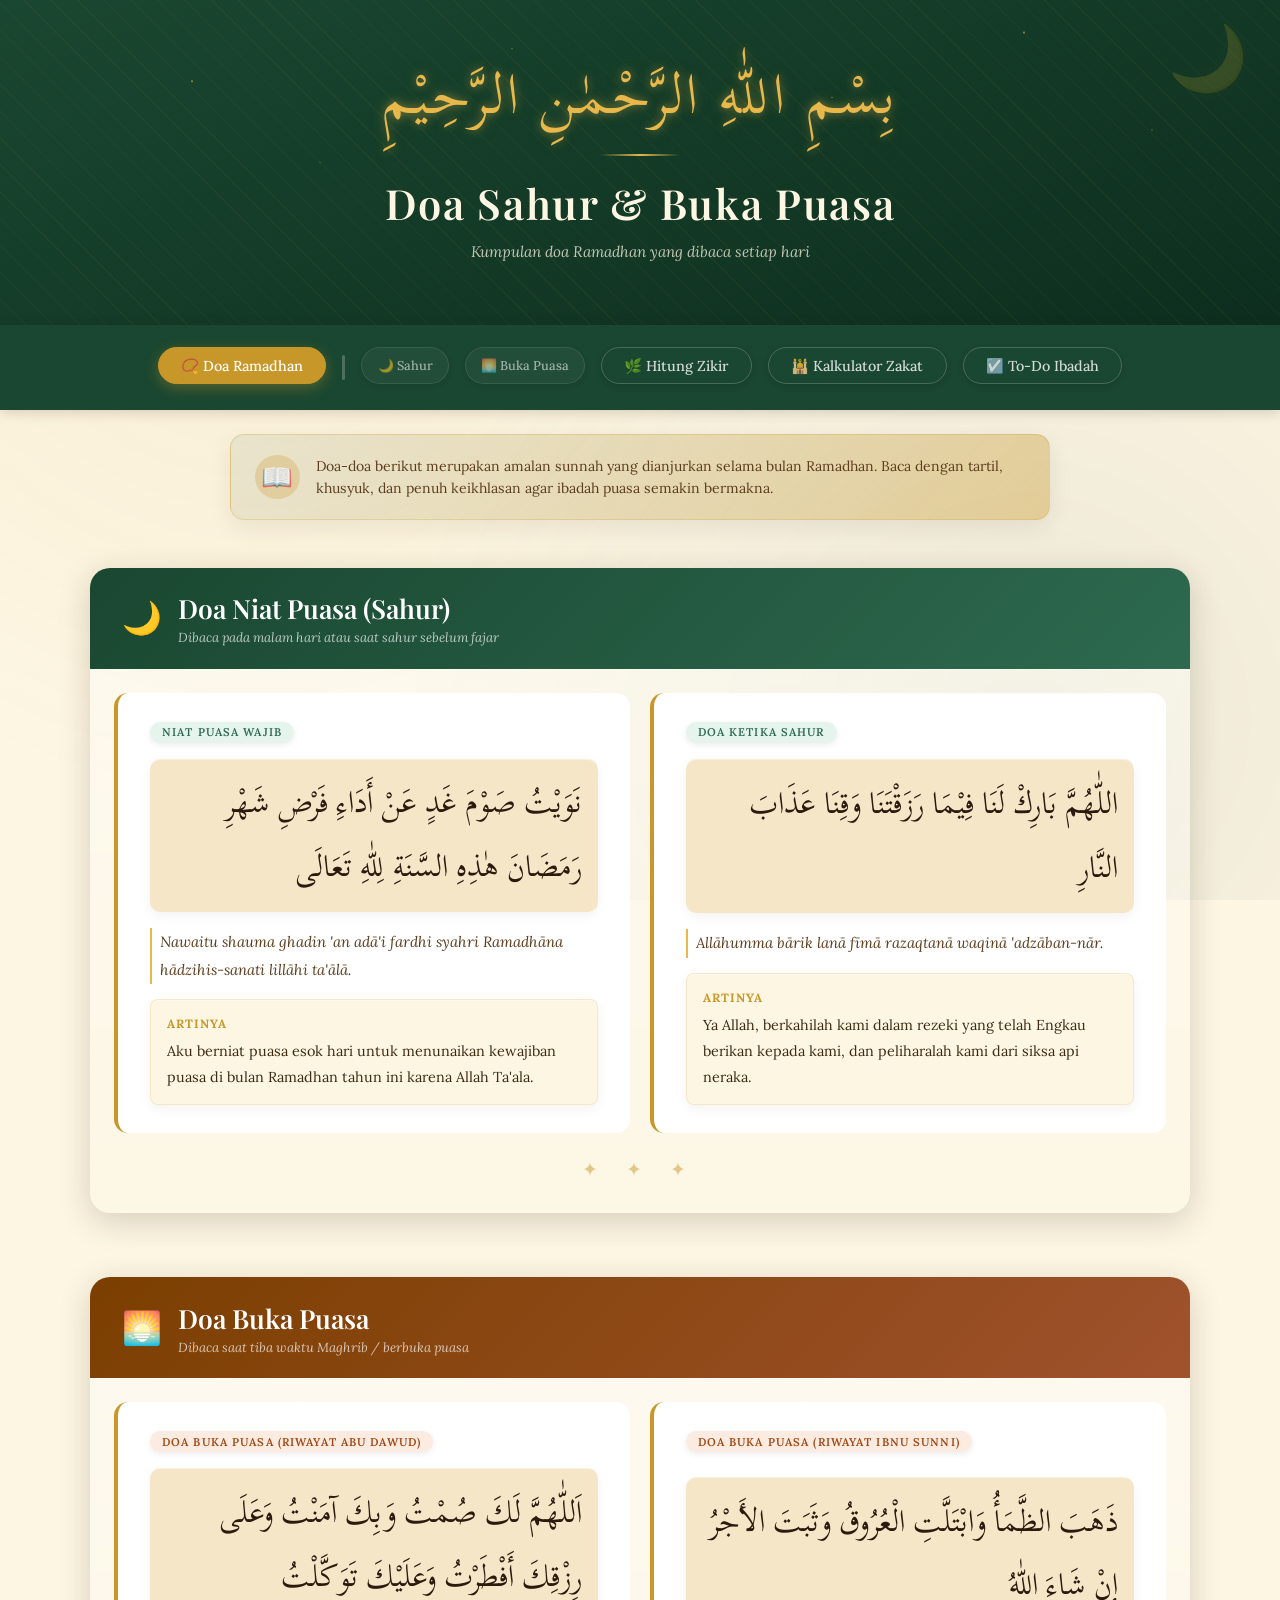
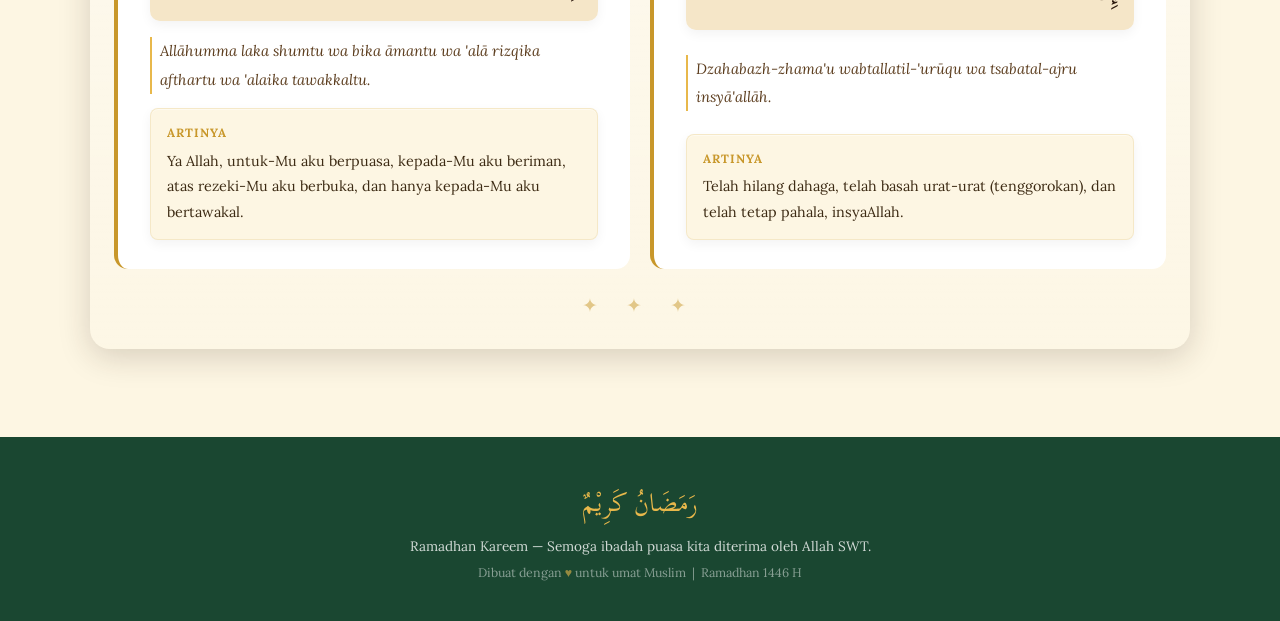
<file: index.html>
<!doctype html>
<html lang="id">
  <head>
    <meta charset="UTF-8" />
    <meta name="viewport" content="width=device-width, initial-scale=1.0" />
    <title>Ramadhan 2026</title>
    <link
      href="https://fonts.googleapis.com/css2?family=Scheherazade+New:wght@400;700&family=Lateef:wght@400;700&family=Playfair+Display:ital,wght@0,600;1,400&family=Lora:ital,wght@0,400;0,500;1,400&display=swap"
      rel="stylesheet"
    />
    <link rel="stylesheet" href="public/css/style.css" />
  </head>
  <body>
    <header>
      <div class="header-stars"></div>
      <div class="header-arabic">بِسْمِ اللّٰهِ الرَّحْمٰنِ الرَّحِيْمِ</div>
      <div class="gold-divider"></div>
      <h1>Doa Sahur &amp; Buka Puasa</h1>
      <p class="subtitle">Kumpulan doa Ramadhan yang dibaca setiap hari</p>
    </header>

    <nav class="nav-tabs" aria-label="Navigasi Halaman">
      <a href="index.html" class="active">📿 Doa Ramadhan</a>
      <span class="nav-sep" aria-hidden="true"></span>
      <a href="#sahur" class="nav-sub">🌙 Sahur</a>
      <a href="#buka" class="nav-sub">🌅 Buka Puasa</a>
      <a href="zikir.html">🌿 Hitung Zikir</a>
      <a href="zakat.html">🕌 Kalkulator Zakat</a>
      <a href="todo.html">☑️ To-Do Ibadah</a>
    </nav>

    <main>
      <div class="container-narrow">
        <div class="info-banner">
          <span class="icon">📖</span>
          <p>
            Doa-doa berikut merupakan amalan sunnah yang dianjurkan selama bulan
            Ramadhan. Baca dengan tartil, khusyuk, dan penuh keikhlasan agar
            ibadah puasa semakin bermakna.
          </p>
        </div>
      </div>

      <div class="container-wide">
        <section class="doa-section" id="sahur" aria-labelledby="heading-sahur">
          <div class="section-header section-header--sahur">
            <div class="section-icon">🌙</div>
            <div class="section-title-wrap">
              <h2 id="heading-sahur">Doa Niat Puasa (Sahur)</h2>
              <p>Dibaca pada malam hari atau saat sahur sebelum fajar</p>
            </div>
          </div>

          <div class="section-body">
            <div class="doa-grid">
              <article class="doa-card doa-card--sahur">
                <span class="doa-badge doa-badge--sahur">Niat Puasa Wajib</span>
                <p class="doa-arabic">
                  نَوَيْتُ صَوْمَ غَدٍ عَنْ أَدَاءِ فَرْضِ شَهْرِ رَمَضَانَ
                  هٰذِهِ السَّنَةِ لِلّٰهِ تَعَالَى
                </p>
                <p class="doa-latin">
                  Nawaitu shauma ghadin 'an adā'i fardhi syahri Ramadhāna
                  hādzihis-sanati lillāhi ta'ālā.
                </p>
                <div class="doa-translation">
                  <strong>Artinya</strong>
                  Aku berniat puasa esok hari untuk menunaikan kewajiban puasa
                  di bulan Ramadhan tahun ini karena Allah Ta'ala.
                </div>
              </article>

              <article class="doa-card doa-card--sahur">
                <span class="doa-badge doa-badge--sahur">Doa Ketika Sahur</span>
                <p class="doa-arabic">
                  اللّٰهُمَّ بَارِكْ لَنَا فِيْمَا رَزَقْتَنَا وَقِنَا عَذَابَ
                  النَّارِ
                </p>
                <p class="doa-latin">
                  Allāhumma bārik lanā fīmā razaqtanā waqinā 'adzāban-nār.
                </p>
                <div class="doa-translation">
                  <strong>Artinya</strong>
                  Ya Allah, berkahilah kami dalam rezeki yang telah Engkau
                  berikan kepada kami, dan peliharalah kami dari siksa api
                  neraka.
                </div>
              </article>
            </div>

            <div class="ornament">✦ ✦ ✦</div>
          </div>
        </section>

        <section class="doa-section" id="buka" aria-labelledby="heading-buka">
          <div class="section-header section-header--buka">
            <div class="section-icon">🌅</div>
            <div class="section-title-wrap">
              <h2 id="heading-buka">Doa Buka Puasa</h2>
              <p>Dibaca saat tiba waktu Maghrib / berbuka puasa</p>
            </div>
          </div>

          <div class="section-body">
            <div class="doa-grid">
              <article class="doa-card doa-card--buka">
                <span class="doa-badge doa-badge--buka"
                  >Doa Buka Puasa (Riwayat Abu Dawud)</span
                >
                <p class="doa-arabic">
                  اَللّٰهُمَّ لَكَ صُمْتُ وَبِكَ آمَنْتُ وَعَلَى رِزْقِكَ
                  أَفْطَرْتُ وَعَلَيْكَ تَوَكَّلْتُ
                </p>
                <p class="doa-latin">
                  Allāhumma laka shumtu wa bika āmantu wa 'alā rizqika afthartu
                  wa 'alaika tawakkaltu.
                </p>
                <div class="doa-translation">
                  <strong>Artinya</strong>
                  Ya Allah, untuk-Mu aku berpuasa, kepada-Mu aku beriman, atas
                  rezeki-Mu aku berbuka, dan hanya kepada-Mu aku bertawakal.
                </div>
              </article>

              <article class="doa-card doa-card--buka">
                <span class="doa-badge doa-badge--buka"
                  >Doa Buka Puasa (Riwayat Ibnu Sunni)</span
                >
                <p class="doa-arabic">
                  ذَهَبَ الظَّمَأُ وَابْتَلَّتِ الْعُرُوقُ وَثَبَتَ الأَجْرُ
                  إِنْ شَاءَ اللّٰهُ
                </p>
                <p class="doa-latin">
                  Dzahabazh-zhama'u wabtallatil-'urūqu wa tsabatal-ajru
                  insyā'allāh.
                </p>
                <div class="doa-translation">
                  <strong>Artinya</strong>
                  Telah hilang dahaga, telah basah urat-urat (tenggorokan), dan
                  telah tetap pahala, insyaAllah.
                </div>
              </article>
            </div>

            <div class="ornament">✦ ✦ ✦</div>
          </div>
        </section>
      </div>
    </main>

    <footer>
      <div class="footer-arabic">رَمَضَانُ كَرِيْمٌ</div>
      <p>Ramadhan Kareem — Semoga ibadah puasa kita diterima oleh Allah SWT.</p>
      <p style="margin-top: 0.6rem; font-size: 0.78rem; opacity: 0.6">
        Dibuat dengan <span class="heart">♥</span> untuk umat Muslim
        &nbsp;|&nbsp; Ramadhan 1446 H
      </p>
    </footer>
  </body>
</html>
</file>
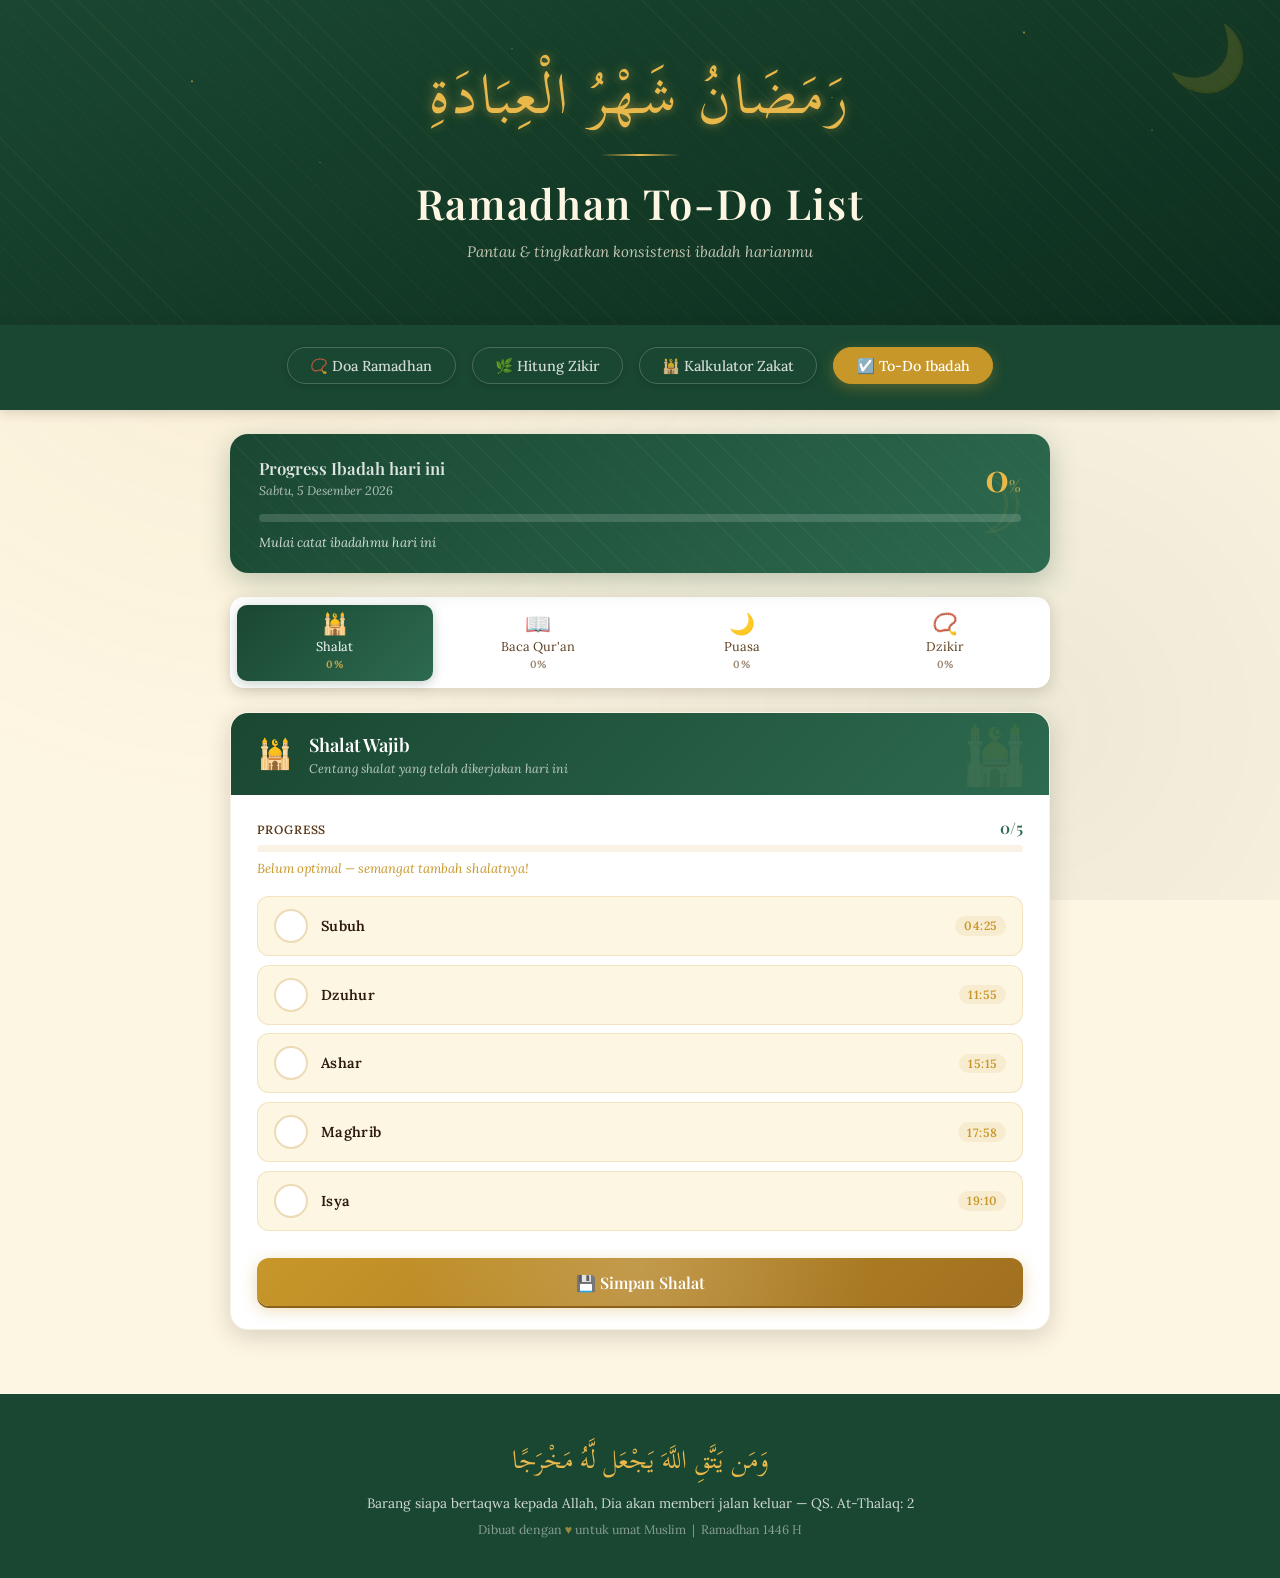
<file: todo.html>
<!doctype html>
<html lang="id">
  <head>
    <meta charset="UTF-8" />
    <meta name="viewport" content="width=device-width, initial-scale=1.0" />
    <title>Ramdhan To-Do List 2026</title>
    <link
      href="https://fonts.googleapis.com/css2?family=Scheherazade+New:wght@400;700&family=Playfair+Display:ital,wght@0,600;1,400&family=Lora:ital,wght@0,400;0,500;1,400&display=swap"
      rel="stylesheet"
    />
    <link rel="stylesheet" href="public/css/style.css" />
    <link rel="stylesheet" href="public/css/todospesifik.css" />
  </head>
  <body>
    <header>
      <div class="header-stars"></div>
      <div class="header-arabic">رَمَضَانُ شَهْرُ الْعِبَادَةِ</div>
      <div class="gold-divider"></div>
      <h1>Ramadhan To-Do List</h1>
      <p class="subtitle">Pantau & tingkatkan konsistensi ibadah harianmu</p>
    </header>

    <nav class="nav-tabs" aria-label="Navigasi halaman">
      <a href="index.html">📿 Doa Ramadhan</a>
      <a href="zikir.html">🌿 Hitung Zikir</a>
      <a href="zakat.html">🕌 Kalkulator Zakat</a>
      <a href="todo.html" class="active">☑️ To-Do Ibadah</a>
    </nav>

    <main>
      <div class="daily-summary">
        <div class="summary-top">
          <div>
            <div class="summary-title">Progress Ibadah hari ini</div>
            <div class="summary-date" id="summaryDate">-</div>
          </div>
          <div class="summary-pct" id="summaryPct">0 <span>%</span></div>
        </div>
        <div class="summary-bar-wrap">
          <div class="summary-bar-fill" id="summaryBar"></div>
        </div>
        <div class="summary-status" id="summaryStatus">
          Mulai catat ibadahmu hari ini 🌙
        </div>
      </div>
      <div class="tab-nav" role="tablist" aria-label="Kategori ibadah">
        <button
          class="tab-btn active"
          data-tab="shalat"
          role="tab"
          aria-selected="true"
        >
          <span class="tab-icon">🕌</span>
          <span>Shalat</span>
          <span class="tab-pct" id="pctShalat">0%</span>
        </button>
        <button
          class="tab-btn"
          data-tab="quran"
          role="tab"
          aria-selected="false"
        >
          <span class="tab-icon">📖</span>
          <span>Baca Qur'an</span>
          <span class="tab-pct" id="pctQuran">0%</span>
        </button>
        <button
          class="tab-btn"
          data-tab="puasa"
          role="tab"
          aria-selected="false"
        >
          <span class="tab-icon">🌙</span>
          <span>Puasa</span>
          <span class="tab-pct" id="pctPuasa">0%</span>
        </button>
        <button
          class="tab-btn"
          data-tab="dzikir"
          role="tab"
          aria-selected="false"
        >
          <span class="tab-icon">📿</span>
          <span>Dzikir</span>
          <span class="tab-pct" id="pctDzikir">0%</span>
        </button>
      </div>
      <div class="tab-panel active" id="panel-shalat" role="tabpanel">
        <div class="todo-card">
          <div class="card-header" data-dec="🕌">
            <span class="card-header-icon">🕌</span>
            <div>
              <h2>Shalat Wajib</h2>
              <p>Centang shalat yang telah dikerjakan hari ini</p>
            </div>
          </div>
          <div class="card-body">
            <div class="card-progress">
              <div class="card-progress-top">
                <span class="card-progress-label">Progress</span>
                <span class="card-progress-val" id="shalatVal">0 / 5</span>
              </div>
              <div class="prog-bar">
                <div class="prog-fill" id="shalatBar" style="width: 0%"></div>
              </div>
              <div class="card-status" id="shalatStatus">
                Belum ada shalat yang dicatat.
              </div>
            </div>

            <div class="shalat-grid">
              <div class="shalat-item">
                <label class="shalat-label" for="subuh">
                  <input type="checkbox" id="subuh" data-shalat="subuh" />
                  <span class="shalat-circle">
                    <span class="shalat-check-icon">✓</span>
                  </span>
                  <span class="shalat-name">Subuh</span>
                  <span class="shalat-time">04:25</span>
                </label>
              </div>
              <div class="shalat-item">
                <label class="shalat-label" for="dzuhur">
                  <input type="checkbox" id="dzuhur" data-shalat="dzuhur" />
                  <span class="shalat-circle">
                    <span class="shalat-check-icon">✓</span>
                  </span>
                  <span class="shalat-name">Dzuhur</span>
                  <span class="shalat-time">11:55</span>
                </label>
              </div>
              <div class="shalat-item">
                <label class="shalat-label" for="ashar">
                  <input type="checkbox" id="ashar" data-shalat="ashar" />
                  <span class="shalat-circle">
                    <span class="shalat-check-icon">✓</span>
                  </span>
                  <span class="shalat-name">Ashar</span>
                  <span class="shalat-time">15:15</span>
                </label>
              </div>
              <div class="shalat-item">
                <label class="shalat-label" for="maghrib">
                  <input type="checkbox" id="maghrib" data-shalat="maghrib" />
                  <span class="shalat-circle">
                    <span class="shalat-check-icon">✓</span>
                  </span>
                  <span class="shalat-name">Maghrib</span>
                  <span class="shalat-time">17:58</span>
                </label>
              </div>
              <div class="shalat-item">
                <label class="shalat-label" for="isya">
                  <input type="checkbox" id="isya" data-shalat="isya" />
                  <span class="shalat-circle">
                    <span class="shalat-check-icon">✓</span>
                  </span>
                  <span class="shalat-name">Isya</span>
                  <span class="shalat-time">19:10</span>
                </label>
              </div>
            </div>

            <button class="btn-save" onclick="saveShalat()">
              💾 Simpan Shalat
            </button>
          </div>
        </div>
      </div>

      <div class="tab-panel" id="panel-quran" role="tabpanel">
        <div class="todo-card">
          <div class="card-header" data-dec="📖">
            <span class="card-header-icon">📖</span>
            <div>
              <h2>Baca Qur'an</h2>
              <p>Catat target dan pencapaian halaman hari ini</p>
            </div>
          </div>
          <div class="card-body">
            <div class="card-progress">
              <div class="card-progress-top">
                <span class="card-progress-label">Progress</span>
                <span class="card-progress-val" id="quranVal">0%</span>
              </div>
              <div class="prog-bar">
                <div class="prog-fill" id="quranBar" style="width: 0%"></div>
              </div>
              <div class="card-status" id="quranStatus">
                Masukkan target dan halaman yang dibaca.
              </div>
            </div>

            <div class="quran-inputs">
              <div class="q-input-group">
                <div for="quranTarget">🎯 Target Halaman</div>
                <input
                  type="number"
                  id="quranTarget"
                  placeholder="misal: 20"
                  min="1"
                  max="604"
                />
              </div>
              <div class="q-input-group">
                <div for="quranRead">📑 Halaman Dibaca</div>
                <input
                  type="number"
                  id="quranRead"
                  placeholder="misal: 12"
                  min="0"
                  max="604"
                />
              </div>
            </div>

            <label class="quran-done-wrap">
              <input type="checkbox" id="quranDone" />
              <span>✅ Tandai target hari ini sudah selesai!</span>
            </label>

            <button class="btn-save" onclick="saveQuran()">
              💾 Simpan Qur'an
            </button>
          </div>
        </div>
      </div>

      <div class="tab-panel" id="panel-puasa" role="tabpanel">
        <div class="todo-card">
          <div class="card-header" data-dec="🌙">
            <span class="card-header-icon">🌙</span>
            <div>
              <h2>Kalender Puasa</h2>
              <p>Pantau hari puasa selama 30 hari Ramadhan</p>
            </div>
          </div>
          <div class="card-body">
            <div class="card-progress">
              <div class="card-progress-top">
                <span class="card-progress-label">Progress Puasa</span>
                <span class="card-progress-val" id="puasaVal">0 / 30 hari</span>
              </div>
              <div class="prog-bar">
                <div class="prog-fill" id="puasaBar" style="width: 0%"></div>
              </div>
              <div class="card-status" id="puasaStatus">
                Klik tanggal untuk menandai hari puasa.
              </div>
            </div>

            <div class="puasa-top">
              <div class="hari-ke-badge">
                Hari ke-<span class="hari-num" id="hariKe">1</span> Ramadhan
              </div>
              <label class="today-check-wrap">
                <input
                  type="checkbox"
                  id="puasaToday"
                  onchange="toggleToday(this)"
                />
                <span>Sudah puasa hari ini</span>
              </label>
            </div>

            <div
              class="puasa-calendar"
              id="puasaCalendar"
              aria-label="Kalender puasa Ramadhan"
            ></div>

            <button class="btn-save" onclick="savePuasa()">
              💾 Simpan Puasa
            </button>
          </div>
        </div>
      </div>

      <div class="tab-panel" id="panel-dzikir" role="tabpanel">
        <div class="todo-card">
          <div class="card-header" data-dec="📿">
            <span class="card-header-icon">📿</span>
            <div>
              <h2>Dzikir Harian</h2>
              <p>Centang dzikir yang telah dilantunkan hari ini</p>
            </div>
          </div>
          <div class="card-body">
            <div class="card-progress">
              <div class="card-progress-top">
                <span class="card-progress-label">Progress</span>
                <span class="card-progress-val" id="dzikirVal">0 / 6</span>
              </div>
              <div class="prog-bar">
                <div class="prog-fill" id="dzikirBar" style="width: 0%"></div>
              </div>
              <div class="card-status" id="dzikirStatus">
                Mulai berdzikir dan centang yang sudah selesai.
              </div>
            </div>

            <div class="dzikir-list" id="dzikirList"></div>

            <button class="btn-save" onclick="saveDzikir()">
              💾 Simpan Dzikir
            </button>
          </div>
        </div>
      </div>
    </main>
    <footer>
      <div class="footer-arabic">
        وَمَن يَتَّقِ اللَّهَ يَجْعَل لَّهُ مَخْرَجًا
      </div>
      <p>
        Barang siapa bertaqwa kepada Allah, Dia akan memberi jalan keluar — QS.
        At-Thalaq: 2
      </p>
      <p style="margin-top: 0.6rem; font-size: 0.78rem; opacity: 0.6">
        Dibuat dengan <span class="heart">♥</span> untuk umat Muslim
        &nbsp;|&nbsp; Ramadhan 1446 H
      </p>
    </footer>
    <div class="save-toast" id="saveToast">✅ Tersimpan!</div>
    <script src="public/js/todo.js"></script>
  </body>
</html>
</file>
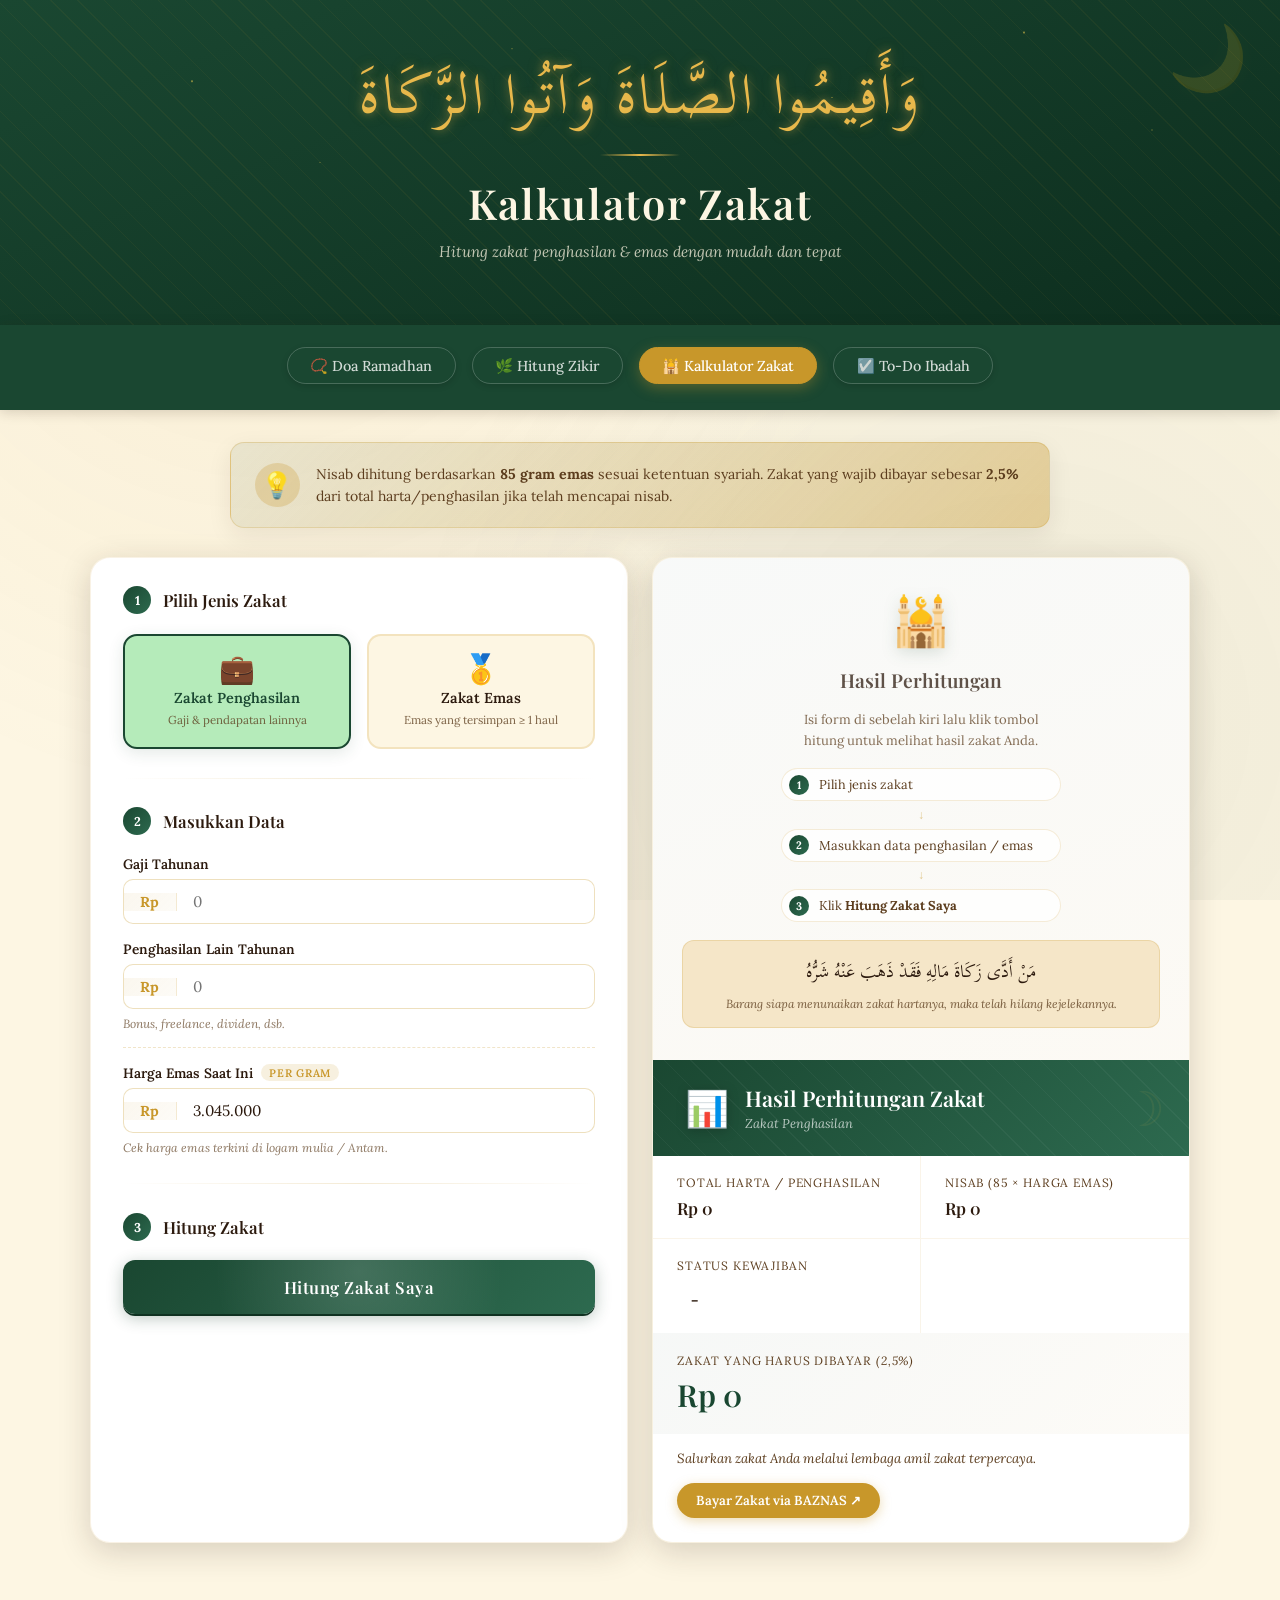
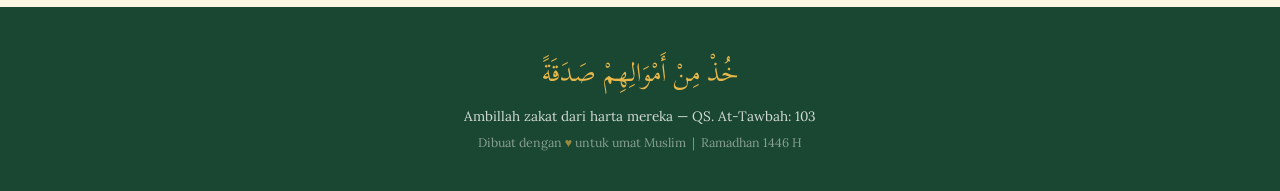
<file: zakat.html>
<!doctype html>
<html lang="id">
  <head>
    <meta charset="UTF-8" />
    <meta name="viewport" content="width=device-width, initial-scale=1.0" />
    <title>Kalkulator Zakat – Ramadhan 2026</title>
    <link
      href="https://fonts.googleapis.com/css2?family=Scheherazade+New:wght@400;700&family=Playfair+Display:ital,wght@0,600;1,400&family=Lora:ital,wght@0,400;0,500;1,400&display=swap"
      rel="stylesheet"
    />
    <link rel="stylesheet" href="public/css/style.css" />
    <link rel="stylesheet" href="public/css/zakatspesifik.css" />
  </head>
  <body>
    <header>
      <div class="header-stars"></div>
      <div class="header-arabic">وَأَقِيمُوا الصَّلَاةَ وَآتُوا الزَّكَاةَ</div>
      <div class="gold-divider"></div>
      <h1>Kalkulator Zakat</h1>
      <p class="subtitle">
        Hitung zakat penghasilan & emas dengan mudah dan tepat
      </p>
    </header>
    <nav class="nav-tabs" aria-label="Navigasi halaman">
      <a href="index.html">📿 Doa Ramadhan</a>
      <a href="zikir.html">🌿 Hitung Zikir</a>
      <a href="zakat.html" class="active">🕌 Kalkulator Zakat</a>
      <a href="todo.html">☑️ To-Do Ibadah</a>
    </nav>

    <main>
      <div class="container-narrow">
        <div class="info-banner">
          <span class="icon">💡</span>
          <p>
            Nisab dihitung berdasarkan <strong>85 gram emas</strong> sesuai
            ketentuan syariah. Zakat yang wajib dibayar sebesar
            <strong>2,5%</strong> dari total harta/penghasilan jika telah
            mencapai nisab.
          </p>
        </div>
      </div>

      <div class="zakat-layout">
        <div class="zakat-card">
          <div class="zakat-step">
            <div class="step-label">
              <span class="step-num">1</span>
              <span>Pilih Jenis Zakat</span>
            </div>
            <div class="jenis-grid">
              <button
                class="jenis-btn active"
                data-jenis="penghasilan"
                type="button"
              >
                <span class="jenis-icon">💼</span>
                <span class="jenis-title">Zakat Penghasilan</span>
                <span class="jenis-desc">Gaji & pendapatan lainnya</span>
              </button>
              <button class="jenis-btn" data-jenis="emas" type="button">
                <span class="jenis-icon">🥇</span>
                <span class="jenis-title">Zakat Emas</span>
                <span class="jenis-desc">Emas yang tersimpan ≥ 1 haul</span>
              </button>
            </div>
          </div>
          <div class="zakat-divider"></div>

          <div class="zakat-step">
            <div class="step-label">
              <span class="step-num">2</span>
              <span>Masukkan Data</span>
            </div>
            <div class="form-group" id="formPenghasilan">
              <div class="input-row">
                <label for="gaji">Gaji Tahunan</label>
                <div class="input-wrap">
                  <span class="input-prefix">Rp</span>
                  <input
                    type="text"
                    id="gaji"
                    placeholder="0"
                    min="0"
                    inputmode="numeric"
                  />
                </div>
              </div>
              <div class="input-row">
                <label for="pendapatanLain">Penghasilan Lain Tahunan</label>
                <div class="input-wrap">
                  <span class="input-prefix">Rp</span>
                  <input
                    type="text"
                    id="pendapatanLain"
                    placeholder="0"
                    min="0"
                    inputmode="numeric"
                  />
                </div>
                <p class="input-hint">Bonus, freelance, dividen, dsb.</p>
              </div>
            </div>

            <div class="form-group hidden" id="formEmas">
              <div class="input-row">
                <label for="jumlahEmas">Total Emas yang Dimiliki</label>
                <div class="input-wrap">
                  <input
                    type="text"
                    id="jumlahEmas"
                    placeholder="0"
                    min="0"
                    step="0.01"
                    inputmode="decimal"
                  />
                  <span class="input-suffix">gram</span>
                </div>
                <p class="input-hint">
                  Emas yang telah dimiliki minimal 1 tahun (haul).
                </p>
              </div>
            </div>
            <div class="input-row harga-emas-row">
              <label for="hargaEmas">
                Harga Emas Saat Ini
                <span class="label-badge">Per gram</span>
              </label>
              <div class="input-wrap">
                <span class="input-prefix">Rp</span>
                <input
                  type="text"
                  id="hargaEmas"
                  placeholder="1.700.000"
                  min="0"
                  inputmode="numeric"
                  value="3.045.000"
                />
              </div>
              <p class="input-hint">
                Cek harga emas terkini di logam mulia / Antam.
              </p>
            </div>
          </div>
          <div class="zakat-divider"></div>

          <div class="zakat-step">
            <div class="step-label">
              <span class="step-num">3</span>
              <span>Hitung Zakat</span>
            </div>
            <button class="btn-hitung" id="btnHitung" type="button">
              Hitung Zakat Saya
            </button>
            <p class="error-msg hidden" id="errorMsg">
              ⚠️ Mohon isi semua kolom yang diperlukan.
            </p>
          </div>
        </div>

        <div class="result-card hidden" id="resultCard">
          <div class="result-empty" id="resultEmpty">
            <div class="result-empty-icon">🕌</div>
            <p class="result-empty-title">Hasil Perhitungan</p>
            <p class="result-empty-sub">
              Isi form di sebelah kiri lalu klik tombol hitung untuk melihat
              hasil zakat Anda.
            </p>
            <div class="result-empty-steps">
              <div class="empty-step">
                <span class="empty-step-num">1</span>
                <span>Pilih jenis zakat</span>
              </div>
              <div class="empty-step-arrow">↓</div>
              <div class="empty-step">
                <span class="empty-step-num">2</span>
                <span>Masukkan data penghasilan / emas</span>
              </div>
              <div class="empty-step-arrow">↓</div>
              <div class="empty-step">
                <span class="empty-step-num">3</span>
                <span>Klik <strong>Hitung Zakat Saya</strong></span>
              </div>
            </div>
            <div class="result-empty-hadith">
              <p class="result-empty-arabic">
                مَنْ أَدَّى زَكَاةَ مَالِهِ فَقَدْ ذَهَبَ عَنْهُ شَرُّهُ
              </p>
              <p class="result-empty-hadith-text">
                Barang siapa menunaikan zakat hartanya, maka telah hilang
                kejelekannya.
              </p>
            </div>
          </div>

          <div class="result-header">
            <span class="result-icon" id="resultIcon">📊</span>
            <div>
              <h2 class="result-title">Hasil Perhitungan Zakat</h2>
              <p class="result-subtitle" id="resultSubtitle">
                Zakat Penghasilan
              </p>
            </div>
          </div>
          <div class="result-grid">
            <div class="result-item">
              <span class="result-item-label">Total Harta / Penghasilan</span>
              <span class="result-item-value" id="rTotal">Rp 0</span>
            </div>

            <div class="result-item">
              <span class="result-item-label">Nisab (85 × harga emas)</span>
              <span class="result-item-value" id="rNisab">Rp 0</span>
            </div>
            <div class="result-item result-item--status">
              <span class="result-item-label">Status Kewajiban</span>
              <span class="status-badge" id="rStatus">–</span>
            </div>

            <div class="result-item result-item--zakat" id="zakatRow">
              <span class="result-item-label"
                >Zakat yang Harus Dibayar <em>(2,5%)</em></span
              >
              <span class="result-item-value result-item-value--big" id="rZakat"
                >Rp 0</span
              >
            </div>
          </div>

          <div class="formula-box hidden" id="formulaBox">
            <p class="formula-title">📐 Rincian Perhitungan</p>
            <ul class="formula-list" id="formulaList"></ul>
          </div>

          <div class="result-cta">
            <p>Salurkan zakat Anda melalui lembaga amil zakat terpercaya.</p>
            <a
              href="https://baznas.go.id"
              target="_blank"
              rel="noopener"
              class="btn-baznas"
            >
              Bayar Zakat via BAZNAS ↗
            </a>
          </div>
        </div>
      </div>
    </main>
    <footer>
      <div class="footer-arabic">خُذْ مِنْ أَمْوَالِهِمْ صَدَقَةً</div>
      <p>Ambillah zakat dari harta mereka — QS. At-Tawbah: 103</p>
      <p style="margin-top: 0.6rem; font-size: 0.78rem; opacity: 0.6">
        Dibuat dengan <span class="heart">♥</span> untuk umat Muslim
        &nbsp;|&nbsp; Ramadhan 1446 H
      </p>
    </footer>
    <script src="public/js/zakat.js"></script>
  </body>
</html>
</file>
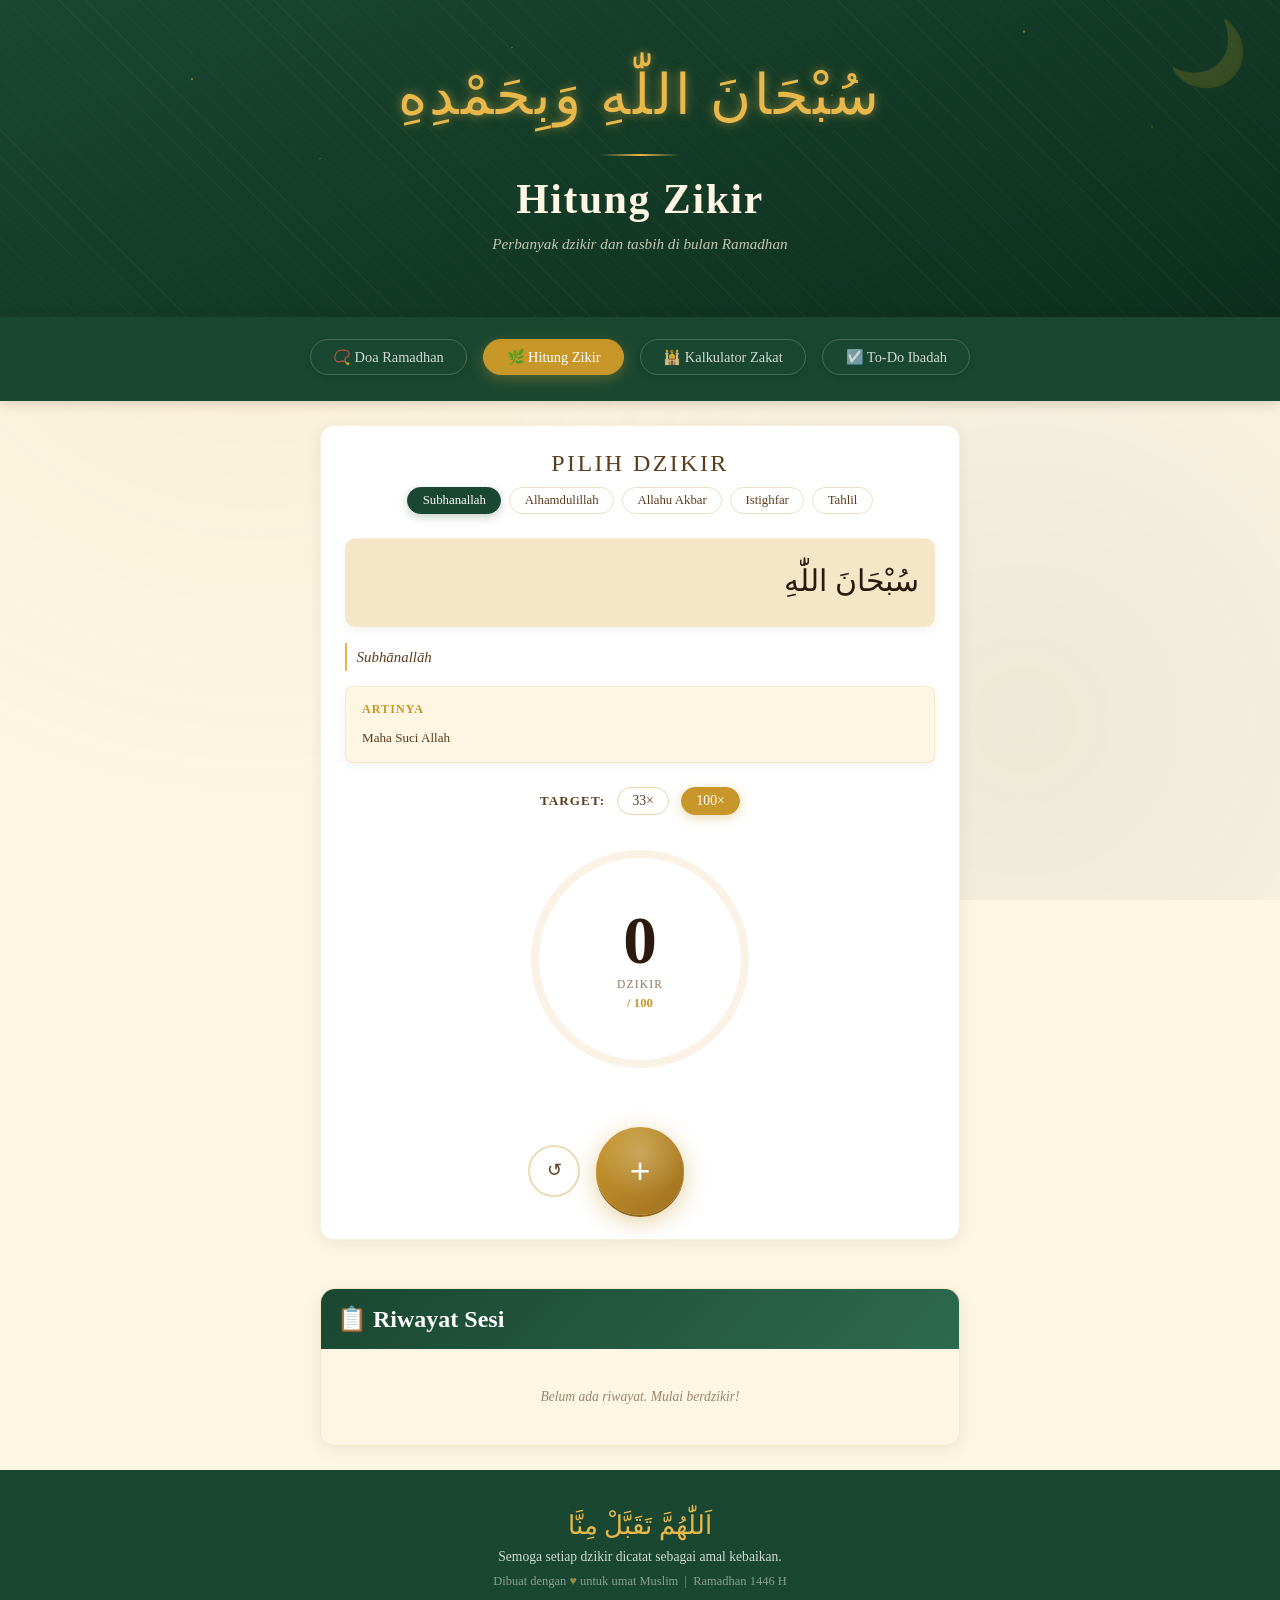
<file: zikir.html>
<!doctype html>
<html lang="id">
  <head>
    <meta charset="UTF-8" />
    <meta name="viewport" content="width=device-width, initial-scale=1.0" />
    <title>Hitung Zikir – Ramadhan 2026</title>
    <link rel="stylesheet" href="public/css/style.css" />
    <link rel="stylesheet" href="public/css/zikirspesifik.css" />
  </head>
  <body>
    <header>
      <div class="header-stars"></div>
      <div class="header-arabic">سُبْحَانَ اللّٰهِ وَبِحَمْدِهِ</div>
      <div class="gold-divider"></div>
      <h1>Hitung Zikir</h1>
      <p class="subtitle">Perbanyak dzikir dan tasbih di bulan Ramadhan</p>
    </header>

    <nav class="nav-tabs" aria-label="Navigasi halaman">
      <a href="index.html">📿 Doa Ramadhan</a>
      <a href="zikir.html" class="active">🌿 Hitung Zikir</a>
      <a href="zakat.html">🕌 Kalkulator Zakat</a>
      <a href="todo.html">☑️ To-Do Ibadah</a>
    </nav>

    <main>
      <section aria-labelledby="zikir-heading">
        <div class="zikir-hero">
          <div class="zikir-name-wrap">
            <span class="zikir-select-label">Pilih Dzikir</span>
            <div class="zikir-pills" id="zikirPills">
              <button class="zikir-pill active" data-idx="0">
                Subhanallah
              </button>
              <button class="zikir-pill" data-idx="1">Alhamdulillah</button>
              <button class="zikir-pill" data-idx="2">Allahu Akbar</button>
              <button class="zikir-pill" data-idx="3">Istighfar</button>
              <button class="zikir-pill" data-idx="4">Tahlil</button>
            </div>
          </div>

          <div class="zikir-name-wrap" id="zikirTextBlock">
            <p class="doa-arabic" id="zikirArabic">سُبْحَانَ اللّٰهِ</p>
            <p class="zikir-latin" id="zikirLatin">Subhānallāh</p>
            <div class="doa-translation">
              <strong class="zikir-meaning">Artinya</strong>
              <p class="zikir-meaning" id="zikirMeaning">Maha Suci Allah</p>
            </div>
          </div>

          <div class="target-selector">
            <label>Target:</label>
            <button class="target-btn" data-target="33">33×</button>
            <button class="target-btn active" data-target="100">100×</button>
          </div>

          <div
            class="counter-ring-wrap"
            role="progressbar"
            aria-valuenow="0"
            aria-valuemin="0"
            aria-valuemax="100"
            id="counterRingWrap"
          >
            <svg class="counter-svg" viewBox="0 0 240 240">
              <circle class="ring-bg" cx="120" cy="120" r="105" />
              <circle
                class="ring-progress"
                id="ringProgress"
                cx="120"
                cy="120"
                r="105"
              />
            </svg>
            <div class="counter-inner">
              <span class="counter-number" id="counterNumber">0</span>
              <span class="counter-label">dzikir</span>
              <span class="counter-target-display" id="targetDisplay"
                >/ 100</span
              >
            </div>
          </div>

          <div class="notif-area">
            <div
              class="notif-badge"
              id="notifBadge"
              role="alert"
              aria-live="polite"
              aria-hidden="true"
            >
              <span class="notif-icon">🎉</span>
              <div>
                <span class="notif-arabic">مَاشَاءَ اللّٰهُ</span>
                <div
                  style="font-size: 0.82rem; opacity: 0.9; margin-top: 0.2rem"
                >
                  Target tercapai! Allāhumma inna laka alhamd.
                </div>
              </div>
            </div>
          </div>

          <div class="btn-group">
            <button
              class="btn-reset"
              id="btnReset"
              title="Reset ke 0"
              aria-label="Reset hitungan"
            >
              ↺
            </button>
            <button class="btn-tap" id="btnTap" aria-label="Tambah dzikir">
              +
            </button>
            <div style="width: 52px"></div>
          </div>
        </div>
      </section>
      <section aria-labelledby="history-heading" class="history-section">
        <h3 id="history-heading">📋 Riwayat Sesi</h3>
        <ul class="history-list" id="historyList">
          <li class="empty-history">Belum ada riwayat. Mulai berdzikir!</li>
        </ul>
      </section>
    </main>

    <footer>
      <div class="footer-arabic">اَللّٰهُمَّ تَقَبَّلْ مِنَّا</div>
      <p>Semoga setiap dzikir dicatat sebagai amal kebaikan.</p>
      <p style="margin-top: 0.6rem; font-size: 0.78rem; opacity: 0.6">
        Dibuat dengan <span class="heart">♥</span> untuk umat Muslim
        &nbsp;|&nbsp; Ramadhan 1446 H
      </p>
    </footer>
    <script src="public/js/zikir.js"></script>
  </body>
</html>
</file>
<file: public/css/style.css>
:root {
  --cream: #fdf6e3;
  --parchment: #f5e6c8;
  --gold: #c8972a;
  --gold-lt: #e8b84b;
  --green: #1a4731;
  --green-md: #2d6a4f;
  --green-lt: #52b788;
  --text: #2c1a0e;
  --text-lt: #5c3d1e;
  --shadow: rgba(44, 26, 14, 0.18);
}

*,
*::before,
*::after {
  box-sizing: border-box;
  margin: 0;
  padding: 0;
}
::-webkit-scrollbar {
  width: 0;
}

html {
  scroll-behavior: smooth;
}

body {
  font-family: "Lora", Georgia, serif;
  background-color: var(--cream);
  color: var(--text);
  min-height: 100vh;
  overflow-x: hidden;
}

body::before {
  content: "";
  position: fixed;
  inset: 0;
  background-image:
    radial-gradient(
      circle at 20% 20%,
      rgba(200, 151, 42, 0.08) 0%,
      transparent 50%
    ),
    radial-gradient(
      circle at 80% 80%,
      rgba(29, 71, 49, 0.07) 0%,
      transparent 50%
    );
  pointer-events: none;
  z-index: 0;
}

header {
  position: relative;
  background: linear-gradient(160deg, var(--green) 0%, #0d2e1e 100%);
  color: var(--cream);
  text-align: center;
  padding: 3.5rem 1.5rem 4rem;
  overflow: hidden;
  z-index: 1;
}

header::before {
  content: "";
  position: absolute;
  inset: 0;
  background: repeating-linear-gradient(
    45deg,
    transparent,
    transparent 18px,
    rgba(200, 151, 42, 0.06) 18px,
    rgba(200, 151, 42, 0.06) 19px
  );
}

header::after {
  content: "🌙";
  text-shadow: 0 0 20px rgba(232, 184, 75, 0.2);
  filter: blur(0.5px);
  opacity: 0.08;
  position: absolute;
  top: 1rem;
  right: 2rem;
  font-size: 4rem;
  opacity: 0.15;
  color: var(--gold-lt);
}

.header-stars {
  position: absolute;
  top: 0;
  left: 0;
  right: 0;
  height: 100%;
  background-image:
    radial-gradient(
      1.5px 1.5px at 15% 25%,
      rgba(255, 215, 80, 0.7) 0%,
      transparent 100%
    ),
    radial-gradient(
      1px 1px at 40% 15%,
      rgba(255, 215, 80, 0.5) 0%,
      transparent 100%
    ),
    radial-gradient(
      1px 1px at 65% 30%,
      rgba(255, 215, 80, 0.6) 0%,
      transparent 100%
    ),
    radial-gradient(
      1.5px 1.5px at 80% 10%,
      rgba(255, 215, 80, 0.7) 0%,
      transparent 100%
    ),
    radial-gradient(
      1px 1px at 25% 50%,
      rgba(255, 215, 80, 0.4) 0%,
      transparent 100%
    ),
    radial-gradient(
      1px 1px at 90% 40%,
      rgba(255, 215, 80, 0.5) 0%,
      transparent 100%
    );
  pointer-events: none;
}

.header-arabic {
  font-family: "Scheherazade New", serif;
  text-shadow:
    0 0 8px rgba(232, 184, 75, 0.4),
    0 0 16px rgba(232, 184, 75, 0.25);
  font-size: clamp(2rem, 6vw, 3.5rem);
  color: var(--gold-lt);
  letter-spacing: 0.05em;
  line-height: 1.4;
  margin-bottom: 0.5rem;
  position: relative;
}

header h1 {
  font-family: "Playfair Display", serif;
  font-size: clamp(1.6rem, 4vw, 2.6rem);
  font-weight: 600;
  letter-spacing: 0.04em;
  position: relative;
}

header p.subtitle {
  margin-top: 0.75rem;
  font-size: 0.95rem;
  opacity: 0.75;
  font-style: italic;
  position: relative;
}

.gold-divider {
  width: 80px;
  height: 2px;
  background: linear-gradient(90deg, transparent, var(--gold-lt), transparent);
  margin: 1.2rem auto;
}

.nav-tabs {
  display: flex;
  background: linear-gradient(to bottom, #123d2a 0%, var(--green) 100%);
  justify-content: center;
  gap: 1rem;
  padding: 1.5rem 1rem;
  background: var(--green);
  position: sticky;
  top: 0;
  z-index: 100;
  box-shadow: 0 2px 12px var(--shadow);
}

.nav-tabs a {
  display: inline-flex;
  transform: translateY(-2px);
  box-shadow: 0 2px 6px rgba(0, 0, 0, 0.15);
  align-items: center;
  gap: 0.5rem;
  padding: 0.55rem 1.4rem;
  border-radius: 50px;
  text-decoration: none;
  font-family: "Lora", serif;
  font-size: 0.9rem;
  font-weight: 500;
  color: rgba(255, 255, 255, 0.8);
  border: 1.5px solid rgba(255, 255, 255, 0.2);
  transition: all 0.25s;
}

.nav-tabs a:hover,
.nav-tabs a.active {
  background: var(--gold);
  color: #fff;
  border-color: var(--gold);
  box-shadow: 0 4px 14px rgba(200, 151, 42, 0.35);
}

.nav-sep {
  width: 3px;
  height: 25px;
  background: rgba(255, 255, 255, 0.22);
  border-radius: 2px;
  align-self: center;
  flex-shrink: 0;
}

.nav-tabs a.nav-sub {
  font-size: 0.8rem;
  padding: 0.38rem 0.95rem;
  opacity: 0.72;
  border-color: rgba(255, 255, 255, 0.13);
  background: rgba(255, 255, 255, 0.05);
}

.nav-tabs a.nav-sub:hover {
  opacity: 1;
  background: rgba(255, 255, 255, 0.1);
  border-color: rgba(255, 255, 255, 0.3);
  color: #fff;
  box-shadow: none;
}

main {
  position: relative;
  z-index: 1;
  margin: 0 auto;
  padding: 1.5rem;
  display: flex;
  flex-direction: column;
  gap: 3rem;
}

.container-narrow {
  max-width: 820px;
  margin: 0 auto;
}

.container-wide {
  max-width: 1100px;
  margin: 0 auto;
}

main::before {
  content: "";
  position: absolute;
  top: -60px;
  left: 0;
  right: 0;
  height: 120px;
  pointer-events: none;
}

.info-banner {
  box-shadow: 0 8px 24px rgba(44, 26, 14, 0.08);
  background: linear-gradient(
    135deg,
    rgba(29, 71, 49, 0.08),
    rgba(200, 151, 42, 0.38)
  );
  border: 1px solid rgba(200, 151, 42, 0.25);
  border-radius: 14px;
  padding: 1.2rem 1.5rem;
  display: flex;
  align-items: center;
  gap: 1rem;
  font-size: 0.88rem;
  color: var(--text-lt);
  line-height: 1.6;
}

.info-banner span.icon {
  display: inline-flex;
  align-items: center;
  justify-content: center;
  width: 2.8rem;
  height: 2.8rem;
  font-size: 1.6rem;
  flex-shrink: 0;
  background: rgba(200, 150, 42, 0.31);
  border-radius: 50%;
  opacity: 0.85;
}

.doa-section {
  border-radius: 20px;
  overflow: hidden;
  margin-bottom: 4rem;
  box-shadow: 0 8px 32px var(--shadow);
}

.doa-grid {
  display: grid;
  grid-template-columns: repeat(2, 1fr);
  gap: 1.2rem;
  align-items: stretch;
}

.section-header {
  display: flex;
  align-items: center;
  gap: 1rem;
  padding: 1.4rem 2rem;
}

.section-header--sahur {
  background: linear-gradient(135deg, var(--green) 0%, var(--green-md) 100%);
}
.section-header--buka {
  background: linear-gradient(135deg, #7b3f00 0%, #a0522d 100%);
}

.section-icon {
  font-size: 2rem;
  line-height: 1;
  flex-shrink: 0;
}

.section-title-wrap h2 {
  font-family: "Playfair Display", serif;
  font-size: clamp(1.25rem, 3vw, 1.65rem);
  color: #fff;
  font-weight: 600;
}

.section-title-wrap p {
  font-size: 0.82rem;
  color: rgba(255, 255, 255, 0.7);
  margin-top: 0.2rem;
  font-style: italic;
}

.section-body {
  background: var(--cream);
  padding: 1.5rem;
  background: linear-gradient(
    to bottom,
    rgba(255, 255, 255, 0.4),
    rgba(255, 255, 255, 0.1)
  );
  box-shadow: inset 0 1px 0 rgba(255, 255, 255, 0.4);
}

article.doa-card {
  background: #fff;
  border-radius: 14px;
  display: flex;
  flex-direction: column;
  justify-content: space-between;
  padding: 1.8rem 2rem;
  border-left: 4px solid var(--gold);
  position: relative;
  transition:
    transform 0.2s,
    box-shadow 0.2s;
}

article.doa-card:hover {
  transform: translateY(-2px);
  box-shadow: 0 6px 24px rgba(200, 151, 42, 0.18);
}

.doa-card--sahur {
  border-left-color: var(--green-lt);
}
.doa-card--buka {
  border-left-color: #e07b39;
}

.doa-badge {
  display: inline-block;
  font-size: 0.7rem;
  align-self: flex-start;
  width: fit-content;
  font-weight: 600;
  letter-spacing: 0.1em;
  text-transform: uppercase;
  padding: 0.22rem 0.75rem;
  border-radius: 50px;
  margin-bottom: 1rem;
  box-shadow: 0 2px 6px rgba(0, 0, 0, 0.08);
}

.doa-badge--sahur {
  background: rgba(82, 183, 136, 0.15);
  color: var(--green-md);
}
.doa-badge--buka {
  background: rgba(224, 123, 57, 0.15);
  color: #a04510;
}

.doa-arabic {
  font-family: "Scheherazade New", serif;
  font-size: clamp(1.45rem, 3.5vw, 1.9rem);
  line-height: 2.1;
  direction: rtl;
  text-align: right;
  color: var(--text);
  margin-bottom: 1rem;
  padding: 0.8rem 1rem;
  background: var(--parchment);
  border-radius: 10px;
  box-shadow:
    inset 0 1px 0 rgba(255, 255, 255, 0.4),
    0 4px 12px rgba(0, 0, 0, 0.05);
}

.doa-latin {
  font-style: italic;
  font-size: 0.93rem;
  color: var(--text-lt);
  line-height: 1.9;
  margin-bottom: 0.9rem;
  padding-left: 0.5rem;
  border-left: 2px solid var(--gold-lt);
}

.doa-translation {
  font-size: 0.9rem;
  color: #3d2b14;
  line-height: 1.8;
  background: var(--cream);
  border-radius: 8px;
  padding: 0.80rem 1rem;
  border: 1px solid rgba(200, 151, 42, 0.15);
  box-shadow:
    inset 0 1px 0 rgba(255, 255, 255, 0.4),
    0 4px 12px rgba(0, 0, 0, 0.05);
}

.doa-translation strong {
  display: block;
  font-size: 0.75rem;
  letter-spacing: 0.09em;
  text-transform: uppercase;
  color: var(--gold);
  margin-bottom: 0.3rem;
}

.ornament {
  text-align: center;
  color: var(--gold);
  font-size: 1.2rem;
  letter-spacing: 0.6em;
  padding: 0.5rem 0;
  opacity: 0.5;
  margin-top: 1rem;
}

footer {
  position: relative;
  z-index: 1;
  background: var(--green);
  color: rgba(255, 255, 255, 0.8);
  text-align: center;
  padding: 2.5rem 1.5rem;
}

footer .footer-arabic {
  font-family: "Scheherazade New", serif;
  font-size: 1.6rem;
  color: var(--gold-lt);
  margin-bottom: 0.5rem;
}

footer p {
  font-size: 0.85rem;
  margin-top: 0.4rem;
}
footer .heart {
  color: var(--gold-lt);
}

.info-banner {
  animation: fadeUp 0.6s 0.1s ease both;
}

.doa-section {
  animation: fadeUp 0.6s ease both;
}
.doa-section:nth-child(2) {
  animation-delay: 0.15s;
}
.doa-section:nth-child(3) {
  animation-delay: 0.28s;
}

@media (max-width: 768px) {
  main {
    padding: 0.80rem;
  }
  .nav-sep {
    display: none;
  }
  .nav-tabs {
    gap: 0.5rem;
    flex-wrap: wrap;
    padding: 0.9rem 0.75rem;
  }
  .nav-tabs a.nav-sub {
    font-size: 0.72rem;
    padding: 0.32rem 0.7rem;
  }
  .doa-grid {
    grid-template-columns: 1fr;
  }
  .section-header {
    padding: 1.1rem 1.2rem;
    gap: 0.7rem;
  }
  .section-title-wrap h2 {
    font-size: 1.2rem;
  }
  article.doa-card {
    padding: 1.4rem 1.2rem;
    margin: 0.35rem;
  }

  .nav-tabs a {
    font-size: 0.8rem;
    padding: 0.45rem 1rem;
  }

  .section-body {
    padding-left: 0.8rem;
    padding-right: 0.8rem;
  }
}

@keyframes fadeUp {
  from {
    opacity: 0;
    transform: translateY(24px);
  }
  to {
    opacity: 1;
    transform: translateY(0);
  }
}
</file>
<file: public/css/todospesifik.css>
main {
  padding: 1.5rem 1.25rem 4rem;
  display: flex;
  flex-direction: column;
  gap: 1.5rem;
  max-width: 860px;
  margin: 0 auto;
}

.daily-summary {
  background: linear-gradient(135deg, var(--green) 0%, var(--green-md) 100%);
  border-radius: 18px;
  padding: 1.4rem 1.8rem;
  color: #fff;
  position: relative;
  overflow: hidden;
  box-shadow: 0 8px 28px rgba(29, 71, 49, 0.28);
}
.daily-summary::before {
  content: "";
  position: absolute;
  inset: 0;
  background: repeating-linear-gradient(
    45deg,
    transparent,
    transparent 18px,
    rgba(255, 255, 255, 0.04) 18px,
    rgba(255, 255, 255, 0.04) 19px
  );
  pointer-events: none;
}
.daily-summary::after {
  content: "☽";
  position: absolute;
  right: 1.5rem;
  top: 50%;
  transform: translateY(-50%);
  font-size: 5rem;
  opacity: 0.07;
  color: var(--gold-lt);
  pointer-events: none;
}
.summary-top {
  display: flex;
  align-items: flex-start;
  justify-content: space-between;
  gap: 1rem;
  margin-bottom: 1rem;
  position: relative;
}
.summary-title {
  font-family: "Playfair Display", serif;
  font-size: 1.05rem;
  font-weight: 600;
  opacity: 0.85;
}
.summary-date {
  font-size: 0.78rem;
  opacity: 0.65;
  font-style: italic;
  margin-top: 0.2rem;
}
.summary-pct {
  font-family: "Playfair Display", serif;
  font-size: 2.4rem;
  font-weight: 600;
  color: var(--gold-lt);
  line-height: 1;
}
.summary-pct span {
  font-size: 1rem;
  opacity: 0.7;
}
.summary-bar-wrap {
  position: relative;
  height: 8px;
  background: rgba(255, 255, 255, 0.15);
  border-radius: 50px;
  overflow: hidden;
  margin-bottom: 0.75rem;
}
.summary-bar-fill {
  height: 100%;
  border-radius: 50px;
  background: linear-gradient(90deg, var(--gold-lt), var(--gold));
  transition: width 0.6s cubic-bezier(0.4, 0, 0.2, 1);
  box-shadow: 0 0 10px rgba(232, 184, 75, 0.5);
}
.summary-status {
  font-size: 0.82rem;
  opacity: 0.8;
  font-style: italic;
  position: relative;
}

.tab-nav {
  display: flex;
  gap: 0.5rem;
  background: #fff;
  border-radius: 14px;
  padding: 0.45rem;
  box-shadow: 0 4px 16px var(--shadow);
  flex-wrap: wrap;
}
.tab-btn {
  flex: 1;
  min-width: 110px;
  display: flex;
  flex-direction: column;
  align-items: center;
  gap: 0.2rem;
  padding: 0.6rem 0.5rem;
  border-radius: 10px;
  border: none;
  background: transparent;
  font-family: "Lora", serif;
  font-size: 0.8rem;
  color: var(--text-lt);
  cursor: pointer;
  transition: all 0.2s;
}
.tab-btn .tab-icon {
  font-size: 1.3rem;
  line-height: 1;
}
.tab-btn .tab-pct {
  font-size: 0.65rem;
  font-weight: 700;
  letter-spacing: 0.05em;
  opacity: 0.6;
}
.tab-btn:hover {
  background: var(--parchment);
}
.tab-btn.active {
  background: linear-gradient(135deg, var(--green) 0%, var(--green-md) 100%);
  color: #fff;
  box-shadow: 0 3px 12px rgba(29, 71, 49, 0.25);
}
.tab-btn.active .tab-pct {
  opacity: 0.8;
  color: var(--gold-lt);
}
.tab-panel {
  display: none;
}
.tab-panel.active {
  display: block;
}
.todo-card {
  background: #fff;
  border-radius: 18px;
  box-shadow: 0 6px 24px var(--shadow);
  overflow: hidden;
  border: 1px solid rgba(200, 151, 42, 0.12);
}
.card-header {
  display: flex;
  align-items: center;
  gap: 1rem;
  padding: 1.2rem 1.6rem;
  background: linear-gradient(135deg, var(--green) 0%, var(--green-md) 100%);
  color: #fff;
  position: relative;
  overflow: hidden;
}
.card-header::after {
  content: attr(data-dec);
  position: absolute;
  right: 1.2rem;
  top: 50%;
  transform: translateY(-50%);
  font-size: 3.5rem;
  opacity: 0.08;
  pointer-events: none;
}
.card-header-icon {
  font-size: 1.8rem;
}
.card-header h2 {
  font-family: "Playfair Display", serif;
  font-size: 1.15rem;
  font-weight: 600;
}
.card-header p {
  font-size: 0.78rem;
  opacity: 0.7;
  font-style: italic;
  margin-top: 0.15rem;
}
.card-body {
  padding: 1.4rem 1.6rem;
}
.card-progress {
  margin-bottom: 1.2rem;
}
.card-progress-top {
  display: flex;
  justify-content: space-between;
  align-items: baseline;
  margin-bottom: 0.4rem;
}
.card-progress-label {
  font-size: 0.75rem;
  font-weight: 600;
  letter-spacing: 0.07em;
  text-transform: uppercase;
  color: var(--text-lt);
}
.card-progress-val {
  font-family: "Playfair Display", serif;
  font-size: 1rem;
  font-weight: 600;
  color: var(--green-md);
}
.prog-bar {
  height: 7px;
  background: rgba(200, 151, 42, 0.12);
  border-radius: 50px;
  overflow: hidden;
}
.prog-fill {
  height: 100%;
  border-radius: 50px;
  background: linear-gradient(90deg, var(--green-lt), var(--green-md));
  transition: width 0.5s cubic-bezier(0.4, 0, 0.2, 1);
}
.card-status {
  font-size: 0.82rem;
  font-style: italic;
  color: var(--gold);
  margin-top: 0.5rem;
}

/* sholat */
.shalat-grid {
  display: flex;
  flex-direction: column;
  gap: 0.55rem;
  margin-bottom: 1.2rem;
}

.shalat-item {
  display: block;
}

/* hide native checkbox visually */
.shalat-label input[type="checkbox"] {
  position: absolute;
  opacity: 0;
  width: 0;
  height: 0;
  pointer-events: none;
}

.shalat-label {
  display: flex;
  align-items: center;
  gap: 0.85rem;
  padding: 0.75rem 1rem;
  border-radius: 12px;
  border: 1.5px solid rgba(200, 151, 42, 0.2);
  background: var(--cream);
  cursor: pointer;
  transition: all 0.22s;
  user-select: none;
  font-family: "Lora", serif;
  font-size: 0.88rem;
  font-weight: 500;
  color: var(--text-lt) !important;
}

.shalat-label:hover {
  border-color: var(--gold);
  background: rgba(200, 151, 42, 0.05);
}

.shalat-circle {
  width: 34px;
  height: 34px;
  border-radius: 50%;
  border: 2px solid rgba(200, 151, 42, 0.35);
  background: #fff;
  display: flex;
  align-items: center;
  justify-content: center;
  flex-shrink: 0;
  transition: all 0.22s;
}

.shalat-check-icon {
  color: transparent;
  font-size: 1rem;
  font-weight: 800;
  transition: color 0.15s;
  line-height: 1;
}

.shalat-name {
  flex: 1;
  font-size: 0.9rem;
  font-weight: 600;
  color: var(--text) !important;
  letter-spacing: 0.02em;
}

.shalat-time {
  font-size: 0.75rem;
  font-weight: 600;
  color: var(--gold) !important;
  background: rgba(200, 151, 42, 0.1);
  padding: 0.15rem 0.55rem;
  border-radius: 50px;
  letter-spacing: 0.04em;
}

.shalat-label.checked {
  border-color: var(--green);
  background: linear-gradient(135deg, rgba(29, 71, 49, 0.06), rgba(82, 183, 136, 0.06));
}

.shalat-label.checked .shalat-circle {
  background: linear-gradient(135deg, var(--green) 0%, var(--green-md) 100%);
  border-color: var(--green);
  box-shadow: 0 2px 10px rgba(29, 71, 49, 0.25);
}

.shalat-label.checked .shalat-check-icon {
  color: #fff;
}

.shalat-label.checked .shalat-name {
  color: var(--green) !important;
}


/* global btn */
.btn-save {
  width: 100%;
  padding: 0.85rem 2rem;
  background: linear-gradient(135deg, var(--gold) 0%, #a07020 100%);
  color: #fff;
  border: none;
  border-radius: 12px;
  font-family: "Playfair Display", serif;
  font-size: 1rem;
  font-weight: 600;
  cursor: pointer;
  transition: all 0.22s;
  box-shadow:
    0 4px 16px rgba(200, 151, 42, 0.35),
    0 2px 0 #7a5218;
  position: relative;
  overflow: hidden;
  margin-top: 0.5rem;
}
.btn-save::after {
  content: "";
  position: absolute;
  inset: 0;
  background: radial-gradient(
    circle at 50% 20%,
    rgba(255, 255, 255, 0.18) 0%,
    transparent 60%
  );
  pointer-events: none;
}
.btn-save:hover {
  transform: translateY(-2px);
  box-shadow:
    0 7px 20px rgba(200, 151, 42, 0.4),
    0 2px 0 #7a5218;
}
.btn-save:active {
  transform: translateY(0);
  box-shadow:
    0 2px 8px rgba(200, 151, 42, 0.25),
    0 1px 0 #7a5218;
}

/* panel quran */
.quran-inputs {
  display: grid;
  grid-template-columns: 1fr 1fr;
  gap: 1rem;
  margin-bottom: 1.2rem;
}
.q-input-group {
  display: flex;
  flex-direction: column;
  gap: 0.35rem;
}
.q-label {
  font-size: 0.78rem;
  font-weight: 600;
  color: var(--text-lt);
  letter-spacing: 0.04em;
  text-transform: uppercase;
  display: block;
}
.q-input-group input {
  border: 1.5px solid rgba(200, 151, 42, 0.3);
  border-radius: 10px;
  padding: 0.65rem 1rem;
  font-family: "Lora", serif;
  font-size: 0.95rem;
  color: var(--text);
  background: var(--cream);
  outline: none;
  transition:
    border-color 0.2s,
    box-shadow 0.2s;
  width: 100%;
}
.q-input-group input:focus {
  border-color: var(--green-md);
  box-shadow: 0 0 0 3px rgba(29, 71, 49, 0.08);
}
.quran-done-wrap {
  display: flex;
  align-items: center;
  gap: 0.75rem;
  padding: 0.8rem 1rem;
  background: var(--parchment);
  border-radius: 10px;
  margin-bottom: 1.2rem;
  border: 1px solid rgba(200, 151, 42, 0.2);
  cursor: pointer;
}
.quran-done-wrap input[type="checkbox"] {
  width: 20px;
  height: 20px;
  accent-color: var(--green);
  cursor: pointer;
  flex-shrink: 0;
}
.quran-done-wrap span {
  font-size: 0.85rem;
  color: var(--text);
}

/* puasa */
.puasa-top {
  display: flex;
  align-items: center;
  justify-content: space-between;
  gap: 1rem;
  margin-bottom: 1rem;
  flex-wrap: wrap;
}
.hari-ke-badge {
  display: inline-flex;
  align-items: center;
  gap: 0.5rem;
  background: linear-gradient(
    135deg,
    rgba(29, 71, 49, 0.1),
    rgba(200, 151, 42, 0.1)
  );
  border: 1px solid rgba(200, 151, 42, 0.25);
  border-radius: 50px;
  padding: 0.4rem 1rem;
  font-size: 0.82rem;
  color: var(--text);
  font-weight: 600;
}
.hari-ke-badge .hari-num {
  font-family: "Playfair Display", serif;
  font-size: 1.2rem;
  color: var(--green);
  font-weight: 700;
}
.today-check-wrap {
  display: flex;
  align-items: center;
  gap: 0.6rem;
  cursor: pointer;
  font-size: 0.85rem;
  color: var(--text);
}
.today-check-wrap input[type="checkbox"] {
  width: 20px;
  height: 20px;
  accent-color: var(--green);
  cursor: pointer;
}
.puasa-calendar {
  display: grid;
  grid-template-columns: repeat(10, 1fr);
  gap: 0.4rem;
  margin-bottom: 1.2rem;
}
.cal-day {
  aspect-ratio: 1;
  border-radius: 8px;
  display: flex;
  align-items: center;
  justify-content: center;
  font-size: 0.72rem;
  font-weight: 600;
  border: 1.5px solid rgba(200, 151, 42, 0.2);
  background: var(--cream);
  color: var(--text-lt);
  cursor: pointer;
  transition: all 0.2s;
  position: relative;
  user-select: none;
}
.cal-day:hover {
  border-color: var(--gold);
  background: rgba(200, 151, 42, 0.07);
}
.cal-day.puasa-done {
  background: linear-gradient(135deg, var(--green) 0%, var(--green-md) 100%);
  border-color: var(--green);
  color: #fff;
  box-shadow: 0 2px 8px rgba(29, 71, 49, 0.2);
}
.cal-day.puasa-done::after {
  content: "✓";
  position: absolute;
  inset: 0;
  display: flex;
  align-items: center;
  justify-content: center;
  font-size: 0.85rem;
  font-weight: 800;
}
.cal-day.today-marker {
  ring: 2px solid var(--gold);
  box-shadow: 0 0 0 2px var(--gold-lt);
}
.cal-day.future {
  opacity: 0.5;
  border-style: dashed;
  border-color: rgba(200, 151, 42, 0.15);
}

/* dzikir */
.dzikir-list {
  display: flex;
  flex-direction: column;
  gap: 0.6rem;
  margin-bottom: 1.2rem;
}
.dzikir-item {
  display: flex;
  align-items: center;
  justify-content: space-between;
  padding: 0.85rem 1.1rem;
  background: var(--cream);
  border-radius: 12px;
  border: 1px solid rgba(200, 151, 42, 0.15);
  gap: 1rem;
  transition: all 0.2s;
}
.dzikir-item.done {
  background: linear-gradient(
    135deg,
    rgba(29, 71, 49, 0.06),
    rgba(82, 183, 136, 0.06)
  );
  border-color: rgba(82, 183, 136, 0.3);
}
.dzikir-left {
  display: flex;
  align-items: center;
  gap: 0.75rem;
  flex: 1;
  min-width: 0;
}
.dzikir-arabic {
  font-family: "Scheherazade New", serif;
  font-size: 1.15rem;
  direction: rtl;
  color: var(--text);
  line-height: 1.4;
}
.dzikir-latin {
  font-size: 0.75rem;
  font-style: italic;
  color: var(--text-lt);
  margin-top: 0.1rem;
}
.dzikir-target {
  font-size: 0.7rem;
  font-weight: 700;
  letter-spacing: 0.05em;
  background: rgba(200, 151, 42, 0.12);
  color: var(--gold);
  padding: 0.15rem 0.5rem;
  border-radius: 50px;
  white-space: nowrap;
}
.dzikir-check-btn {
  width: 36px;
  height: 36px;
  border-radius: 50%;
  border: 2px solid rgba(200, 151, 42, 0.35);
  background: transparent;
  color: var(--text-lt);
  font-size: 1rem;
  cursor: pointer;
  transition: all 0.2s;
  display: flex;
  align-items: center;
  justify-content: center;
  flex-shrink: 0;
}
.dzikir-check-btn:hover {
  border-color: var(--green);
  background: rgba(29, 71, 49, 0.06);
}
.dzikir-item.done .dzikir-check-btn {
  background: linear-gradient(135deg, var(--green) 0%, var(--green-md) 100%);
  border-color: var(--green);
  color: #fff;
  box-shadow: 0 2px 8px rgba(29, 71, 49, 0.25);
}

/* toast */
.save-toast {
  position: fixed;
  bottom: 2rem;
  left: 50%;
  transform: translateX(-50%) translateY(80px);
  background: var(--green);
  color: #fff;
  padding: 0.7rem 1.6rem;
  border-radius: 50px;
  font-size: 0.85rem;
  font-family: "Lora", serif;
  box-shadow: 0 6px 24px rgba(29, 71, 49, 0.35);
  z-index: 999;
  transition:
    transform 0.35s cubic-bezier(0.34, 1.2, 0.64, 1),
    opacity 0.3s;
  opacity: 0;
  pointer-events: none;
}
.save-toast.show {
  transform: translateX(-50%) translateY(0);
  opacity: 1;
}

@media (max-width: 640px) {
  .shalat-grid {
    grid-template-columns: repeat(5, 1fr);
    gap: 0.4rem;
  }
  .shalat-item input[type="checkbox"] {
    width: 38px;
    height: 38px;
  }
  .quran-inputs {
    grid-template-columns: 1fr;
  }
  .puasa-calendar {
    grid-template-columns: repeat(6, 1fr);
    gap: 0.35rem;
  }
  .cal-day {
    font-size: 0.65rem;
    border-radius: 6px;
  }
  .tab-btn {
    min-width: 70px;
  }
  .tab-btn .tab-icon {
    font-size: 1.1rem;
  }
  .summary-pct {
    font-size: 1.9rem;
  }
}
</file>
<file: public/css/zakatspesifik.css>
main {
  padding: 2rem 1.25rem 4rem;
  display: flex;
  flex-direction: column;
  gap: 1.8rem;
}

.zakat-layout {
  display: grid;
  gap: 1.5rem;
  align-items: stretch;
  grid-template-columns: 1fr 1fr;
  max-width: 1100px;
  margin: 0 auto;
  width: 100%;
}

.zakat-card {
  background: #fff;
  border-radius: 20px;
  box-shadow: 0 8px 32px var(--shadow);
  overflow: hidden;
  border: 1px solid rgba(200, 151, 42, 0.12);
  display: flex;
  flex-direction: column;
  min-height: 320px;
  height: 100%;
}
.zakat-step {
  padding: 1.8rem 2rem;
}
.zakat-divider {
  height: 1px;
  background: linear-gradient(
    90deg,
    transparent,
    rgba(200, 151, 42, 0.2),
    transparent
  );
  margin: 0 2rem;
}

.step-label {
  display: flex;
  align-items: center;
  gap: 0.75rem;
  margin-bottom: 1.2rem;
  font-family: "Playfair Display", serif;
  font-size: 1.05rem;
  font-weight: 600;
  color: var(--text);
}
.step-num {
  display: inline-flex;
  align-items: center;
  justify-content: center;
  width: 28px;
  height: 28px;
  background: linear-gradient(135deg, var(--green) 0%, var(--green-md) 100%);
  color: #fff;
  border-radius: 50%;
  font-family: "Lora", serif;
  font-size: 0.8rem;
  font-weight: 700;
  flex-shrink: 0;
}

.jenis-grid {
  display: grid;
  grid-template-columns: 1fr 1fr;
  gap: 1rem;
}
.jenis-btn {
  display: flex;
  flex-direction: column;
  align-items: center;
  gap: 0.35rem;
  padding: 1.2rem 1rem;
  border-radius: 14px;
  border: 2px solid rgba(200, 151, 42, 0.2);
  background: var(--cream);
  cursor: pointer;
  transition: all 0.22s;
  text-align: center;
  font-family: "Lora", serif;
}
.jenis-btn:hover {
  border-color: var(--gold);
  background: rgba(200, 151, 42, 0.05);
  transform: translateY(-2px);
  box-shadow: 0 4px 16px rgba(200, 151, 42, 0.15);
}
.jenis-btn.active {
  border-color: var(--green);
  background: rgba(10, 190, 28, 0.3);
  box-shadow: 0 4px 16px rgba(29, 71, 49, 0.12);
}
.jenis-icon {
  font-size: 1.8rem;
  line-height: 1;
}
.jenis-title {
  font-size: 0.9rem;
  font-weight: 600;
  color: var(--text);
}
.jenis-btn.active .jenis-title {
  color: var(--green);
}
.jenis-desc {
  font-size: 0.72rem;
  color: var(--text-lt);
  opacity: 0.8;
  line-height: 1.3;
}

.form-group {
  display: flex;
  flex-direction: column;
  gap: 1rem;
  margin-bottom: 1rem;
}

.form-group.hidden {
  display: none;
}

.input-row {
  display: flex;
  flex-direction: column;
  gap: 0.4rem;
}
.harga-emas-row {
  margin-top: 1rem;
  padding-top: 1rem;
  border-top: 1px dashed rgba(200, 151, 42, 0.25);
}
label {
  font-size: 0.85rem;
  font-weight: 600;
  color: var(--text);
  display: flex;
  align-items: center;
  gap: 0.5rem;
}
.label-badge {
  font-size: 0.68rem;
  font-weight: 600;
  letter-spacing: 0.07em;
  text-transform: uppercase;
  background: rgba(200, 151, 42, 0.15);
  color: var(--gold);
  padding: 0.1rem 0.5rem;
  border-radius: 50px;
}
.input-wrap {
  display: flex;
  align-items: center;
  border: 1.5px solid rgba(200, 151, 42, 0.3);
  border-radius: 10px;
  overflow: hidden;
  background: #fff;
  transition:
    border-color 0.2s,
    box-shadow 0.2s;
}
.input-wrap:focus-within {
  border-color: var(--green-md);
  box-shadow: 0 0 0 3px rgba(29, 71, 49, 0.08);
}
.input-prefix,
.input-suffix {
  padding: 0 1rem;
  font-size: 0.9rem;
  font-weight: 700;
  color: var(--gold);
  background: linear-gradient(135deg, rgba(200, 151, 42, 0.08) 0%, rgba(200, 151, 42, 0.04) 100%);
  height: 100%;
  display: flex;
  align-items: center;
  white-space: nowrap;
  border-right: 1.5px solid rgba(200, 151, 42, 0.15);
  user-select: none;
  letter-spacing: 0.3px;
}
.input-suffix {
  border-right: none;
  border-left: 1.5px solid rgba(200, 151, 42, 0.15);
  font-size: 0.85rem;
  color: var(--text-lt);
}

input[type="text"] {
  flex: 1;
  border: none;
  outline: none;
  padding: 0.75rem 1rem;
  font-family: "Lora", serif;
  font-size: 0.95rem;
  color: var(--text);
  background: transparent;
  min-width: 0;
  -moz-appearance: textfield;
}

input[type="text"]::-webkit-inner-spin-button,
input[type="text"]::-webkit-outer-spin-button {
  -webkit-appearance: none;
}

.input-hint {
  font-size: 0.75rem;
  color: var(--text-lt);
  opacity: 0.7;
  font-style: italic;
}
.btn-hitung {
  width: 100%;
  padding: 1rem 2rem;
  background: linear-gradient(135deg, var(--green) 0%, var(--green-md) 100%);
  color: #fff;
  border: none;
  border-radius: 12px;
  font-family: "Playfair Display", serif;
  font-size: 1.05rem;
  font-weight: 600;
  letter-spacing: 0.03em;
  cursor: pointer;
  transition: all 0.22s;
  box-shadow:
    0 4px 16px rgba(29, 71, 49, 0.3),
    0 2px 0 #0d2e1e;
  position: relative;
  overflow: hidden;
}
.btn-hitung::after {
  content: "";
  position: absolute;
  inset: 0;
  background: radial-gradient(
    circle at 50% 20%,
    rgba(255, 255, 255, 0.15) 0%,
    transparent 60%
  );
  pointer-events: none;
}
.btn-hitung:hover {
  transform: translateY(-2px);
  box-shadow:
    0 8px 24px rgba(29, 71, 49, 0.35),
    0 2px 0 #0d2e1e;
}
.btn-hitung:active {
  transform: translateY(0);
  box-shadow:
    0 2px 8px rgba(29, 71, 49, 0.25),
    0 1px 0 #0d2e1e;
}
.error-msg {
  font-size: 0.85rem;
  color: #c0392b;
  text-align: center;
  margin-top: 0.75rem;
  padding: 0.6rem 1rem;
  background: rgba(192, 57, 43, 0.07);
  border-radius: 8px;
}

.error-msg.hidden {
  display: none;
}
.result-card {
  background: #fff;
  border-radius: 20px;
  box-shadow: 0 8px 32px var(--shadow);
  border: 1px solid rgba(200, 151, 42, 0.15);
  overflow: hidden;
  animation: fadeUp 0.5s cubic-bezier(0.34, 1.2, 0.64, 1) both;
  display: flex;
  flex-direction: column;
  min-height: 320px;
  height: 100%;
}

.result-card.hidden {
  display: flex;
  align-items: stretch;
  justify-content: stretch;
}
.result-card.show {
  animation: fadeUp 0.45s cubic-bezier(0.34, 1.2, 0.64, 1) both;
}
.result-empty {
  display: flex;
  flex-direction: column;
  align-items: center;
  justify-content: center;
  gap: 1rem;
  padding: 2rem 1.8rem;
  text-align: center;
  flex: 1;
  background: linear-gradient(160deg, rgba(29,71,49,.03) 0%, rgba(200,151,42,.05) 100%);
}
.result-empty-icon {
  font-size: 3rem;
  filter: drop-shadow(0 4px 8px rgba(29,71,49,.15));
  animation: floatIcon 3s ease-in-out infinite;
}

@keyframes floatIcon {
  0%, 100% { transform: translateY(0); }
  50%       { transform: translateY(-6px); }
}

.result-empty-title {
  font-family: 'Playfair Display', serif;
  font-size: 1.2rem;
  font-weight: 600;
  color: var(--text);
  opacity: .75;
}

.result-empty-sub {
  font-size: 0.82rem;
  color: var(--text-lt);
  line-height: 1.6;
  max-width: 240px;
  opacity: .75;
}

.result-empty-steps {
  display: flex;
  flex-direction: column;
  align-items: center;
  gap: .35rem;
  margin: .1rem 0;
  width: 100%;
}

.empty-step {
  display: flex;
  align-items: center;
  gap: .6rem;
  font-size: .8rem;
  color: var(--text-lt);
  background: rgba(255,255,255,.8);
  border: 1px solid rgba(200,151,42,.18);
  border-radius: 50px;
  padding: .35rem .9rem .35rem .45rem;
  width: 100%;
  max-width: 280px;
}

.empty-step-num {
  display: inline-flex;
  align-items: center;
  justify-content: center;
  width: 20px;
  height: 20px;
  border-radius: 50%;
  background: linear-gradient(135deg, var(--green) 0%, var(--green-md) 100%);
  color: #fff;
  font-size: .68rem;
  font-weight: 700;
  flex-shrink: 0;
}

.empty-step-arrow {
  font-size: .75rem;
  color: var(--gold);
  opacity: .5;
}

.result-empty-hadith {
  background: var(--parchment);
  border: 1px solid rgba(200,151,42,.22);
  border-radius: 12px;
  padding: .9rem 1.1rem;
  width: 100%;
}

.result-empty-arabic {
  font-family: 'Scheherazade New', serif;
  font-size: 1.1rem;
  direction: rtl;
  color: var(--text);
  line-height: 1.9;
  margin-bottom: .4rem;
}

.result-empty-hadith-text {
  font-size: .74rem;
  font-style: italic;
  color: var(--text-lt);
  line-height: 1.5;
  opacity: .8;
}

.result-header {
  display: flex;
  align-items: center;
  gap: 1rem;
  padding: 1.5rem 2rem;
  background: linear-gradient(135deg, var(--green) 0%, var(--green-md) 100%);
  color: #fff;
  width: 100%;
  position: relative;
  overflow: hidden;
}

/* Subtle geometric pattern on header */
.result-header::before {
  content: '';
  position: absolute;
  inset: 0;
  background: repeating-linear-gradient(
    45deg,
    transparent,
    transparent 18px,
    rgba(255,255,255,.04) 18px,
    rgba(255,255,255,.04) 19px
  );
  pointer-events: none;
}

/* Decorative moon */
.result-header::after {
  content: '☽';
  position: absolute;
  right: 1.5rem;
  top: 50%;
  transform: translateY(-50%);
  font-size: 3rem;
  opacity: .08;
  color: var(--gold-lt);
  pointer-events: none;
}

.result-icon {
  font-size: 2.2rem;
  filter: drop-shadow(0 2px 6px rgba(0,0,0,.2));
  position: relative;
}
.result-title {
  font-family: "Playfair Display", serif;
  font-size: clamp(1.05rem, 2.5vw, 1.35rem);
  font-weight: 600;
  position: relative;
}
.result-subtitle {
  font-size: 0.8rem;
  opacity: 0.7;
  font-style: italic;
  margin-top: 0.2rem;
  position: relative;
}


.result-grid {
  display: grid;
  grid-template-columns: 1fr 1fr;
  gap: 0;
}

.result-item {
  padding: 1.2rem 1.5rem;
  border-bottom: 1px solid rgba(200, 151, 42, 0.1);
  border-right: 1px solid rgba(200, 151, 42, 0.1);
}

.result-item:nth-child(even) {
  border-right: none;
}
.result-item:nth-last-child(-n + 2) {
  border-bottom: none;
}
.result-item--status {
  display: flex;
  flex-direction: column;
  gap: 0.5rem;
}
.result-item--zakat {
  grid-column: 1 / -1;
  background: linear-gradient(
    135deg,
    rgba(29, 71, 49, 0.04),
    rgba(200, 151, 42, 0.04)
  );
  border-right: none;
}

.result-item-label {
  display: block;
  font-size: 0.75rem;
  letter-spacing: 0.07em;
  text-transform: uppercase;
  color: var(--text-lt);
  margin-bottom: 0.4rem;
}
.result-item-value {
  font-family: "Playfair Display", serif;
  font-size: 1.05rem;
  font-weight: 600;
  color: var(--text);
}
.result-item-value--big {
  font-size: clamp(1.4rem, 3.5vw, 1.9rem);
  color: var(--green);
}
.status-badge {
  display: inline-flex;
  align-items: center;
  gap: 0.4rem;
  padding: 0.3rem 0.9rem;
  border-radius: 50px;
  font-size: 0.82rem;
  font-weight: 700;
  letter-spacing: 0.05em;
  width: fit-content;
}
.status-badge.wajib {
  background: rgba(29, 71, 49, 0.12);
  color: var(--green);
  border: 1.5px solid rgba(29, 71, 49, 0.25);
}

.status-badge.tidak {
  background: rgba(192, 57, 43, 0.1);
  color: #c0392b;
  border: 1.5px solid rgba(192, 57, 43, 0.2);
}
.formula-box {
  margin: 0 1.5rem 1.5rem;
  background: var(--parchment);
  border-radius: 12px;
  padding: 1rem 1.25rem;
  border: 1px solid rgba(200, 151, 42, 0.2);
}

.formula-box.hidden {
  display: none;
}

.formula-title {
  font-size: 0.8rem;
  font-weight: 700;
  letter-spacing: 0.07em;
  text-transform: uppercase;
  color: var(--gold);
  margin-bottom: 0.6rem;
}

.formula-list {
  list-style: none;
  display: flex;
  flex-direction: column;
  gap: 0.35rem;
}

.formula-list li {
  font-size: 0.83rem;
  color: var(--text-lt);
  display: flex;
  align-items: baseline;
  gap: 0.5rem;
  line-height: 1.5;
}

.formula-list li::before {
  content: "→";
  color: var(--gold);
  flex-shrink: 0;
  font-size: 0.75rem;
}
.result-cta {
  display: flex;
  align-items: center;
  justify-content: space-between;
  gap: 1rem;
  padding: 1rem 1.5rem 1.5rem;
  flex-wrap: wrap;
}

.result-cta p {
  font-size: 0.83rem;
  color: var(--text-lt);
  font-style: italic;
}

.btn-baznas {
  display: inline-flex;
  align-items: center;
  gap: 0.4rem;
  padding: 0.55rem 1.2rem;
  background: var(--gold);
  color: #fff;
  text-decoration: none;
  border-radius: 50px;
  font-family: "Lora", serif;
  font-size: 0.82rem;
  font-weight: 600;
  box-shadow: 0 3px 12px rgba(200, 151, 42, 0.35);
  transition: all 0.2s;
  white-space: nowrap;
}

.btn-baznas:hover {
  background: #b07820;
  transform: translateY(-1px);
  box-shadow: 0 5px 16px rgba(200, 151, 42, 0.45);
}
@media (max-width: 820px) {
  .zakat-layout {
    grid-template-columns: 1fr;
  }
}
@media (max-width: 600px) {
  .zakat-layout {
    flex-direction: column;
  }
  .zakat-step {
    padding: 1.3rem 1.1rem;
  }
  .zakat-divider {
    margin: 0 1.1rem;
  }

  .jenis-grid {
    grid-template-columns: 1fr 1fr;
    gap: 0.6rem;
  }
  .jenis-icon {
    font-size: 1.4rem;
  }
  .jenis-title {
    font-size: 0.78rem;
  }
  .jenis-desc {
    font-size: 0.65rem;
  }

  .result-grid {
    grid-template-columns: 1fr;
  }
  .result-item {
    border-right: none;
  }
  .result-item:nth-last-child(-n + 2) {
    border-bottom: 1px solid rgba(200, 151, 42, 0.1);
  }
  .result-item:last-child {
    border-bottom: none;
  }
  .result-item--zakat {
    grid-column: auto;
  }

  .result-header {
    padding: 1.2rem 1.2rem;
  }
  .result-cta {
    flex-direction: column;
    align-items: flex-start;
  }
  .formula-box {
    margin: 0 0.8rem 1rem;
  }
}
</file>
<file: public/css/zikirspesifik.css>
.zikir-hero {
  display: flex;
  flex-direction: column;
  align-items: center;
  gap: 1.5rem;
  max-width: 640px;
  margin: 0 auto;
  border: 1px solid rgba(200, 151, 42, 0.15);
  border-radius: 14px;
  padding: 1.5rem 1.5rem;
  background: white;
  box-shadow:
    inset 0 1px 0 rgba(255, 255, 255, 0.4),
    0 4px 16px rgba(44, 26, 14, 0.07);
}

.target-selector {
  display: flex;
  align-items: center;
  gap: 0.75rem;
  flex-wrap: wrap;
  justify-content: center;
}

.target-selector label {
  font-size: 0.82rem;
  font-weight: 600;
  letter-spacing: 0.08em;
  text-transform: uppercase;
  color: var(--text-lt);
}

.target-btn {
  border: 1.5px solid rgba(200, 151, 42, 0.4);
  background: transparent;
  color: var(--text-lt);
  font-family: "Lora", serif;
  font-size: 0.85rem;
  padding: 0.3rem 0.9rem;
  border-radius: 50px;
  cursor: pointer;
  transition: all 0.2s;
}

.target-btn:hover {
  background: rgba(200, 151, 42, 0.1);
}

.target-btn.active {
  background: var(--gold);
  color: #fff;
  border-color: var(--gold);
  box-shadow: 0 3px 12px rgba(200, 151, 42, 0.35);
}

.counter-ring-wrap {
  position: relative;
  width: 240px;
  height: 240px;
  flex-shrink: 0;
}

.counter-svg {
  position: absolute;
  inset: 0;
  transform: rotate(-90deg);
}

.ring-bg {
  fill: none;
  stroke: rgba(200, 151, 42, 0.12);
  stroke-width: 8;
}

.ring-progress {
  fill: none;
  stroke: var(--gold);
  stroke-width: 8;
  stroke-linecap: round;
  stroke-dasharray: 659; /* 2π × 105 */
  stroke-dashoffset: 659;
  transition:
    stroke-dashoffset 0.4s cubic-bezier(0.4, 0, 0.2, 1),
    stroke 0.3s;
  filter: drop-shadow(0 0 6px rgba(200, 151, 42, 0.4));
}

.ring-progress.complete {
  stroke: var(--green-lt);
  filter: drop-shadow(0 0 8px rgba(82, 183, 136, 0.5));
}

.counter-inner {
  position: absolute;
  inset: 0;
  display: flex;
  flex-direction: column;
  align-items: center;
  justify-content: center;
  gap: 0.25rem;
}

.counter-number {
  font-family: "Playfair Display", serif;
  font-size: 4.2rem;
  font-weight: 600;
  color: var(--text);
  line-height: 1;
  transition: transform 0.12s cubic-bezier(0.34, 1.56, 0.64, 1);
}

.counter-number.bump {
  transform: scale(1.18);
}

.counter-label {
  font-size: 0.72rem;
  letter-spacing: 0.1em;
  text-transform: uppercase;
  color: var(--text-lt);
  opacity: 0.7;
}

.counter-target-display {
  font-size: 0.8rem;
  color: var(--gold);
  font-weight: 600;
  margin-top: 0.1rem;
}

.zikir-name-wrap {
  text-align: center;
  width: 100%;
}

.zikir-select-label {
  font-size: 1.5rem;
  letter-spacing: 0.1em;
  text-transform: uppercase;
  color: var(--text-lt);
  margin-bottom: 0.6rem;
  display: block;
}

.zikir-arabic {
  font-family: "Scheherazade New", serif;
  font-size: clamp(1.6rem, 4vw, 2.2rem);
  color: var(--text);
  direction: rtl;
  line-height: 1.8;
  background: var(--parchment);
  border-radius: 14px;
  padding: 0.8rem 1.5rem;
  box-shadow:
    inset 0 1px 0 rgba(255, 255, 255, 0.4),
    0 4px 16px rgba(44, 26, 14, 0.07);
  margin-bottom: 0.5rem;
}

.zikir-latin {
  font-style: italic;
  font-size: 0.93rem;
  color: var(--text-lt);
  line-height: 1.9;
  border-left: 2px solid var(--gold-lt);
  padding-left: 0.6rem;
  text-align: left;
  margin-bottom: 0.9rem;
}

.zikir-meaning {
  font-size: 0.82rem;
  color: var(--text-lt);
  border-radius: 8px;
  text-align: left;
  
}

.zikir-pills {
  display: flex;
  flex-wrap: wrap;
  gap: 0.5rem;
  justify-content: center;
}

.zikir-pill {
  border: 1.5px solid rgba(200, 151, 42, 0.3);
  background: transparent;
  font-family: "Lora", serif;
  font-size: 0.8rem;
  color: var(--text-lt);
  padding: 0.3rem 0.9rem;
  border-radius: 50px;
  cursor: pointer;
  transition: all 0.2s;
}

.zikir-pill:hover {
  background: rgba(200, 151, 42, 0.08);
}

.zikir-pill.active {
  background: var(--green);
  color: #fff;
  border-color: var(--green);
  box-shadow: 0 3px 10px rgba(29, 71, 49, 0.25);
}

.btn-group {
  display: flex;
  gap: 1rem;
  align-items: center;
  justify-content: center;
  flex-wrap: wrap;
}

.btn-tap {
  width: 88px;
  height: 88px;
  border-radius: 50%;
  border: none;
  background: linear-gradient(135deg, var(--gold) 0%, #a07020 100%);
  color: #fff;
  font-size: 2.2rem;
  cursor: pointer;
  box-shadow:
    0 6px 24px rgba(200, 151, 42, 0.45),
    0 2px 0 #7a5218;
  transition:
    transform 0.12s cubic-bezier(0.34, 1.56, 0.64, 1),
    box-shadow 0.15s;
  display: flex;
  align-items: center;
  justify-content: center;
  position: relative;
  overflow: hidden;
}

.btn-tap::after {
  content: "";
  position: absolute;
  inset: 0;
  background: radial-gradient(
    circle at 50% 30%,
    rgba(255, 255, 255, 0.25) 0%,
    transparent 60%
  );
  pointer-events: none;
}

.btn-tap:active {
  transform: scale(0.88);
  box-shadow:
    0 2px 10px rgba(200, 151, 42, 0.3),
    0 1px 0 #7a5218;
}

.btn-tap.pressed {
  animation: tapPulse 0.2s ease;
}

.btn-reset {
  width: 52px;
  height: 52px;
  border-radius: 50%;
  border: 2px solid rgba(200, 151, 42, 0.35);
  background: transparent;
  color: var(--text-lt);
  font-size: 1.1rem;
  cursor: pointer;
  transition: all 0.2s;
  display: flex;
  align-items: center;
  justify-content: center;
}

.btn-reset:hover {
  background: rgba(200, 151, 42, 0.1);
  border-color: var(--gold);
  color: var(--gold);
}

.btn-reset:active {
  transform: scale(0.9);
}

.notif-area {
  display: flex;
  align-items: center;
  justify-content: center;
  width: 100%;
}

.notif-badge {
  display: none;
  align-items: center;
  gap: 0.75rem;
  background: linear-gradient(135deg, var(--green) 0%, var(--green-md) 100%);
  color: #fff;
  padding: 0.9rem 1.6rem;
  border-radius: 50px;
  font-family: "Lora", serif;
  font-size: 0.95rem;
  box-shadow: 0 6px 24px rgba(29, 71, 49, 0.35);
  animation: popIn 0.4s cubic-bezier(0.34, 1.56, 0.64, 1) both;
}

.notif-badge.show {
  display: flex;
}

.notif-badge .notif-icon {
  font-size: 1.4rem;
}

.notif-arabic {
  font-family: "Scheherazade New", serif;
  font-size: 1.2rem;
  color: var(--gold-lt);
  direction: rtl;
}

.history-section {
  width: 100%;
  max-width: 640px;
  margin: 0 auto;
  border: 1px solid rgba(200, 151, 42, 0.15);
  border-radius: 14px;
  background: var(--cream);
  box-shadow:
    inset 0 1px 0 rgba(255, 255, 255, 0.4),
    0 4px 16px rgba(44, 26, 14, 0.07);
}

.history-section h3 {
  font-family: "Playfair Display", serif;
  font-size: 1.5rem;
  color: white;
  padding: 1rem;
  display: flex;
  align-items: center;
  gap: 0.5rem;
  background: linear-gradient(135deg, var(--green) 0%, var(--green-md) 100%);
  border-radius: 14px 14px 0 0;
}

.history-list {
  display: flex;
  flex-direction: column;
  gap: 0.5rem;
  list-style: none;
  padding: 1rem;
}

.history-item {
  display: flex;
  align-items: center;
  justify-content: space-between;
  background: #fff;
  border-radius: 10px;
  padding: 0.65rem 1rem;
  font-size: 0.85rem;
  box-shadow: 0 2px 8px rgba(44, 26, 14, 0.06);
  border-left: 3px solid var(--green-lt);
  animation: fadeUp 0.3s ease both;
}

.history-item .h-name {
  font-weight: 500;
  color: var(--text);
}

.history-item .h-count {
  font-family: "Playfair Display", serif;
  color: var(--gold);
  font-size: 1rem;
}

.history-item .h-time {
  font-size: 0.75rem;
  color: var(--text-lt);
  opacity: 0.7;
}

.empty-history {
  text-align: center;
  font-size: 0.85rem;
  color: var(--text-lt);
  opacity: 0.6;
  font-style: italic;
  padding: 1.5rem;
}

@keyframes tapPulse {
  0% {
    transform: scale(1);
  }
  40% {
    transform: scale(0.85);
  }
  100% {
    transform: scale(1);
  }
}

@keyframes popIn {
  from {
    opacity: 0;
    transform: scale(0.7) translateY(10px);
  }
  to {
    opacity: 1;
    transform: scale(1) translateY(0);
  }
}

@keyframes ringGlow {
  0%,
  100% {
    filter: drop-shadow(0 0 4px rgba(82, 183, 136, 0.4));
  }
  50% {
    filter: drop-shadow(0 0 16px rgba(82, 183, 136, 0.8));
  }
}

.ring-progress.complete {
  animation: ringGlow 1.5s ease infinite;
}

@media (max-width: 480px) {
  .counter-ring-wrap {
    width: 200px;
    height: 200px;
  }
  .counter-number {
    font-size: 3.4rem;
  }
  .btn-tap {
    width: 76px;
    height: 76px;
    font-size: 1.9rem;
  }
  .zikir-hero {
    padding: 2rem 1rem;
  }
}
</file>
